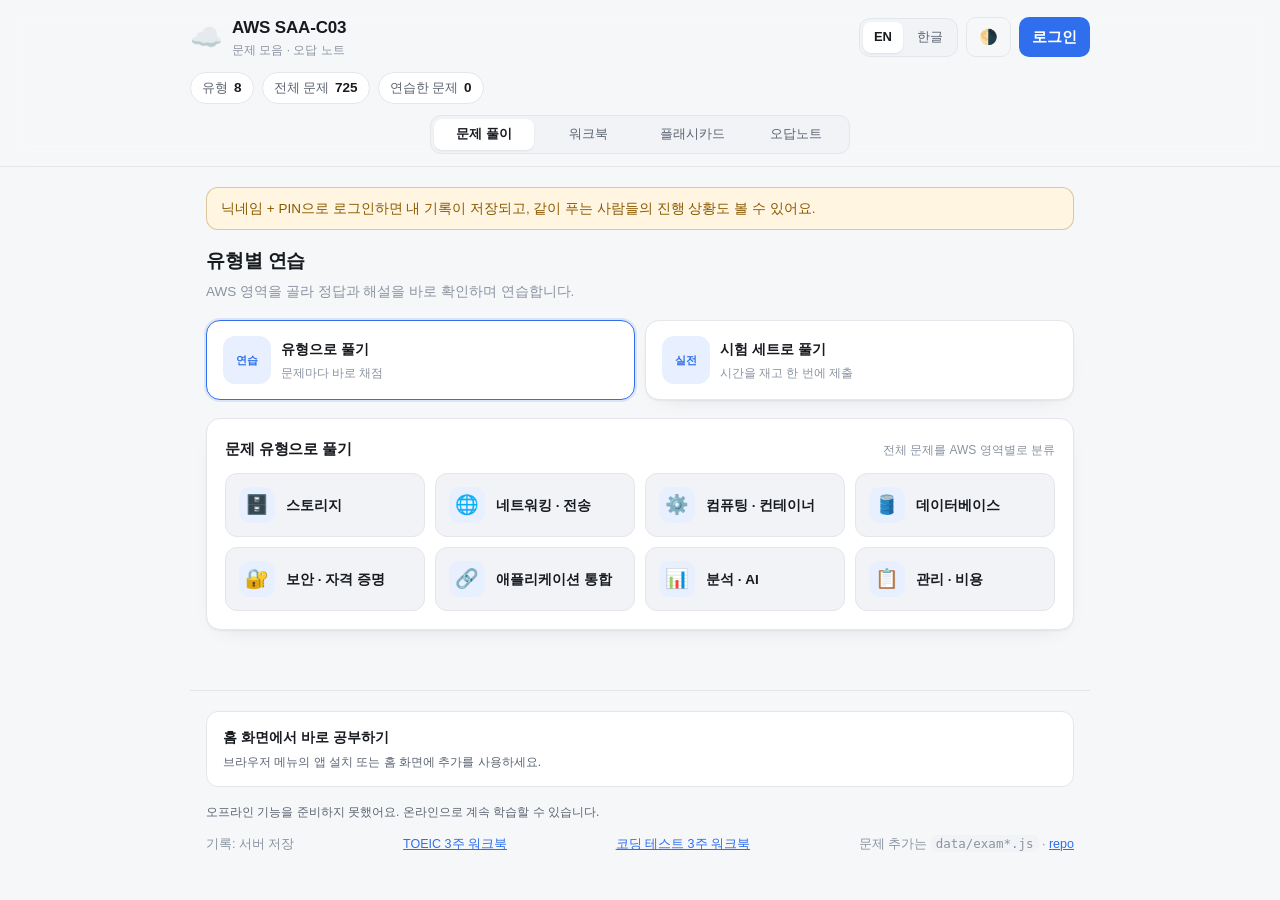
<file: index.html>
<!doctype html>
<html lang="ko">
<head>
<meta charset="utf-8">
<meta name="viewport" content="width=device-width, initial-scale=1">
<meta name="theme-color" content="#0f1216">
<meta name="apple-mobile-web-app-capable" content="yes">
<meta name="apple-mobile-web-app-title" content="SAA 공부">
<link rel="manifest" href="manifest.webmanifest">
<link rel="apple-touch-icon" href="assets/icons/icon-180.png">
<title>AWS SAA-C03 문제 모음</title>
<meta name="description" content="AWS Certified Solutions Architect – Associate (SAA-C03) 문제 모음 및 오답 노트">
<link rel="icon" href="data:image/svg+xml,<svg xmlns='http://www.w3.org/2000/svg' viewBox='0 0 100 100'><text y='.9em' font-size='90'>☁️</text></svg>">
<link rel="stylesheet" href="assets/style.css?v=20261030-3">
</head>
<body>
<header class="top">
  <div class="top-row">
    <a class="brand" href="#/practice" id="brand">
      <span class="cloud">☁️</span>
      <div>
        <h1>AWS SAA-C03</h1>
        <p class="sub">문제 모음 · 오답 노트</p>
      </div>
    </a>
    <div class="top-actions">
      <div class="seg" id="langSeg" role="group" aria-label="언어">
        <button data-lang="en" class="on">EN</button>
        <button data-lang="ko">한글</button>
      </div>
      <a id="adminBtn" class="btn admin" href="#/admin" hidden>관리자</a>
      <button id="themeBtn" class="ghost" title="테마 전환">🌗</button>
      <button id="authBtn" class="primary">로그인</button>
    </div>
  </div>

  <div class="stats" id="stats"></div>

  <nav class="app-tabs" aria-label="학습 방식">
    <a id="quizTab" href="#/practice">문제 풀이</a>
    <a id="workbookTab" href="#/workbook">워크북</a>
    <a id="cardsTab" href="cards.html">플래시카드</a>
    <a id="wrongTab" href="wrong.html">오답노트</a>
  </nav>

  <div class="controls" id="controls" hidden>
    <div class="seg wrap" id="filterSeg" role="group" aria-label="필터">
      <button data-filter="all" class="on">전체</button>
      <button data-filter="unanswered">안 푼 문제</button>
      <button data-filter="wrong">틀린 문제</button>
      <button data-filter="bookmark">북마크</button>
    </div>
    <select id="tagSel" aria-label="태그"><option value="">모든 태그</option></select>
    <input id="search" type="search" placeholder="문제 검색 (예: S3, #12)" aria-label="검색">
  </div>
</header>

<main>
  <div id="notice" class="notice" hidden></div>

  <!-- 세트 선택 화면 -->
  <section id="home" hidden>
    <div class="home-head">
      <h2 id="practiceHomeTitle">유형별 연습</h2>
      <p id="practiceHomeCopy">AWS 영역을 골라 정답과 해설을 바로 확인하며 연습합니다.</p>
    </div>
    <nav class="practice-mode-tabs" aria-label="문제 풀이 모드">
      <a id="practiceModeTab" href="#/practice"><span>연습</span><b>유형으로 풀기</b><small>문제마다 바로 채점</small></a>
      <a id="examModeTab" href="#/exams"><span>실전</span><b>시험 세트로 풀기</b><small>시간을 재고 한 번에 제출</small></a>
    </nav>
    <div class="panel category-panel" id="practicePanel">
      <div class="panel-head">
        <h3>문제 유형으로 풀기</h3>
        <span class="muted">전체 문제를 AWS 영역별로 분류</span>
      </div>
      <div class="category-grid" id="categories"></div>
    </div>
    <div id="examPanel" hidden>
      <div class="exam-mode-note">
        <b>실전 시험 방식</b>
        <span>공식 SAA-C03 형식에 맞춰 65문항을 130분 동안 풉니다. 공개된 채점 영역 비율을 65문항에 환산했으며, 중간에 나가면 기록하지 않고 시간이 지나도 계속 풀 수 있습니다.</span>
      </div>
      <div class="section-head">
        <h3>시험 세트 선택</h3>
        <span class="muted" id="examRange">시험 세트</span>
      </div>
      <div class="exams" id="exams"></div>
    </div>
  </section>

  <!-- 세트 상세 (시작 전 화면) -->
  <section id="detail" hidden>
    <div class="crumb">
      <a href="#/exams" class="backlink">← 시험 세트</a>
      <h2 id="dTitle"></h2>
      <span class="badge" id="dNote"></span>
    </div>

    <div class="panel">
      <div class="progress-big">
        <div class="pb-num"><b id="dSolved">0</b><span id="dTotal">/ 0</span></div>
        <div class="pb-body">
          <div class="bar big"><span id="dBar" style="width:0%"></span></div>
          <p class="ec-meta" id="dMeta"></p>
        </div>
      </div>
      <div class="start-actions" id="dActions"></div>
    </div>

    <div class="panel" id="dBoardWrap" hidden>
      <div class="panel-head">
        <h3>같이 푸는 사람들</h3>
        <span class="muted" id="dBoardNote"></span>
      </div>
      <table class="board"><tbody id="dBoardBody"></tbody></table>
    </div>

  </section>

  <!-- 실전 시험 결과 리포트 -->
  <section id="report" hidden>
    <div class="crumb">
      <a href="#/exams" class="backlink" id="rBack">← 시험 세트</a>
      <h2 id="rTitle"></h2>
      <span class="badge">결과 리포트</span>
    </div>
    <div class="panel report-hero" id="rHero"></div>
    <div class="panel report-export" id="rExport"></div>
    <div class="report-grid">
      <div class="panel">
        <div class="panel-head"><h3>영역별 결과</h3><span class="muted">SAA-C03 공식 도메인 기준</span></div>
        <div id="rDomains"></div>
      </div>
      <div class="panel">
        <div class="panel-head"><h3>자주 틀린 주제</h3><span class="muted">누르면 아래 목록이 그 주제로 좁혀져요</span></div>
        <div id="rTags"></div>
      </div>
    </div>
    <div class="panel">
      <div class="panel-head"><h3>문항 지도</h3><span class="muted">번호를 누르면 해당 문제로 이동</span></div>
      <div class="report-map" id="rMap"></div>
    </div>
    <div class="report-listhead">
      <h3>문제 다시 보기</h3>
      <div class="seg" id="rFilter"></div>
      <span class="report-tagfilter" id="rTagFilter" hidden></span>
    </div>
    <div class="report-list" id="rList"></div>
  </section>

  <!-- 순서대로 공부하는 워크북 -->
  <section id="workbook" hidden>
    <div class="workbook-hero">
      <div>
        <span class="eyebrow">29-DAY STUDY ROUTINE</span>
        <h2>AWS SAA-C03 29일 공부계획</h2>
        <p>AWS 공식 문서를 바탕으로 서비스를 먼저 이해하고, 관련 기출로 설계 판단을 확인합니다.</p>
      </div>
      <div class="workbook-total" id="workbookTotal"></div>
    </div>
    <div class="section-head workbook-section-head">
      <div>
        <h3>주차별 학습 일정</h3>
        <span class="muted">S3부터 통합 아키텍처까지 서비스 순서대로 공부합니다.</span>
      </div>
      <button class="ghost" id="workbookReset" type="button">진도 초기화</button>
    </div>
    <div class="workbook-days" id="workbookDays"></div>
  </section>

  <section id="workbookDay" hidden>
    <div class="crumb workbook-day-crumb">
      <a href="#/workbook" class="backlink">← 워크북</a>
      <h2 id="workbookDayTitle"></h2>
      <span class="badge" id="workbookDayRange"></span>
    </div>
    <div class="workbook-day-summary" id="workbookDaySummary"></div>
    <div class="workbook-day-toolbar"><span class="muted">공식 문서 기반 이론을 먼저 읽고, 단락 사이의 관련 기출로 복습하세요.</span></div>
    <div class="workbook-lessons" id="workbookLessons"></div>
    <div class="workbook-day-nav" id="workbookDayNav"></div>
  </section>

  <!-- 관리자: 같이 오답 리뷰 -->
  <section id="review" hidden>
    <div class="crumb">
      <a href="#/admin" class="backlink">← 관리자</a>
      <h2 id="rvTitle">같이 오답 리뷰</h2>
    </div>
    <div class="rv-tools">
      <div class="seg" role="group" aria-label="범위">
        <button id="rvOnlyWrong" class="on">틀린 사람 있는 문제만</button>
        <button id="rvAll">전체 문제</button>
      </div>
<div class="seg rv-names" role="group" aria-label="누가 골랐는지 표시">
        <button data-names="show" class="on" title="선택지 옆에 고른 사람 이름 표시">이름 보기</button>
        <button data-names="after" title="정답을 공개한 뒤에만 이름 표시">공개 후 보기</button>
        <button data-names="hide" title="이름 없이 인원수만">블라인드</button>
      </div>
      <label id="rvPausedWrap" class="rv-check"><input type="checkbox" id="rvPaused" checked> 아직 푸는 중인 사람 답도 포함</label>
      <label class="rv-check"><input type="checkbox" id="rvAlways"> 정답 항상 보기</label>
      <button id="rvReload" title="최신 기록 다시 불러오기">↻ 새로고침</button>
      <span class="muted rv-keys">← → 이동 · Space 정답 공개</span>
    </div>
    <div class="rv-strip" id="rvStrip"></div>
    <div id="rvBody"></div>
  </section>

  <!-- 관리자 화면 -->
  <section id="admin" hidden>
    <div class="crumb">
      <h2>관리자</h2>
      <span class="badge" id="adminNote"></span>
    </div>

    <div class="panel">
      <div class="panel-head">
        <h3>같이 오답 리뷰</h3>
        <span class="muted">화면을 같이 보면서 한 문제씩 — 누가 어떤 선택지를 골랐는지 확인</span>
      </div>
      <div class="rv-names-row"><span class="muted">누가 골랐는지</span>
      <div class="seg rv-names" role="group" aria-label="누가 골랐는지 표시">
        <button data-names="show" class="on" title="선택지 옆에 고른 사람 이름 표시">이름 보기</button>
        <button data-names="after" title="정답을 공개한 뒤에만 이름 표시">공개 후 보기</button>
        <button data-names="hide" title="이름 없이 인원수만">블라인드</button>
      </div></div>
      <div id="admReviewSets"></div>
    </div>

    <div class="panel">
      <div class="panel-head">
        <h3>사람별 현황</h3>
        <span class="muted">이름을 누르면 그 사람의 오답노트가 아래에 나옵니다</span>
      </div>
      <table class="board"><tbody id="admUsers"></tbody></table>
    </div>

    <div class="panel" id="admMidtermWrap" hidden>
      <div class="panel-head">
        <h3 id="admMidtermTitle">중간 평가 결과</h3>
        <span class="muted">점수 높은 순 · 이름을 누르면 오답노트</span>
      </div>
      <div class="adm-midterm-ctl" id="admMidtermCtl"></div>
      <table class="board"><tbody id="admMidterm"></tbody></table>
    </div>

    <div class="panel" id="admPersonWrap" hidden>
      <div class="panel-head">
        <h3 id="admPersonTitle"></h3>
        <span class="muted">실전 시험 · 연습별 틀린 문제 / 고른 답 / 정답</span>
      </div>
      <div id="admPerson"></div>
    </div>

    <div class="panel">
      <div class="panel-head">
        <h3>문제별 현황</h3>
        <span class="muted">많이 틀린 문제부터 · 사람들이 고른 선택지 분포</span>
      </div>
      <div class="seg wrap" id="admScope" role="group" aria-label="범위">
        <button data-scope="wrong" class="on">틀린 문제 있는 것만</button>
        <button data-scope="all">푼 문제 전체</button>
      </div>
      <div id="admQuestions"></div>
    </div>
  </section>

  <!-- 문제 화면 (한 번에 한 문제) -->
  <section id="exam" hidden>
    <div class="crumb">
      <a href="#/" class="backlink" id="solveBack">← 세트 목록</a>
      <h2 id="examTitle"></h2>
      <span class="badge" id="examNote"></span>
      <button class="question-drawer-toggle" id="qnavToggle" type="button" aria-controls="questionDrawer" aria-expanded="false">
        <span aria-hidden="true">☷</span> 문제 목록 <b id="qnavPosition"></b>
      </button>
    </div>
    <div class="timed-exam-bar" id="timedExamBar" hidden>
      <div class="timed-exam-clock">
        <span>실전 타이머</span>
        <b id="examTimer">00:00</b>
        <small id="examTimerNote">남은 시간</small>
      </div>
      <div class="timed-exam-progress">
        <span id="examAnswered">0 / 0 답변</span>
        <button class="ghost" id="pauseExam" type="button">⏸ 일시정지</button>
        <button class="primary" id="finishExam" type="button">시험 제출</button>
        <small id="examFinishHint">모든 문제에 답하면 제출할 수 있습니다.</small>
      </div>
    </div>
    <div class="exam-conflict" id="examConflict" role="alert" hidden>
      <b>⚠ 이 시험이 다른 곳에서 진행 중이에요</b>
      <p id="examConflictText"></p>
      <div class="exam-conflict-actions">
        <button class="primary" id="conflictReload" type="button">최신 상태 불러오기</button>
        <button class="ghost" id="conflictTakeover" type="button">여기서 계속 풀기</button>
      </div>
    </div>
    <div class="question-drawer-backdrop" id="qnavBackdrop" hidden></div>
    <aside class="question-drawer" id="questionDrawer" aria-hidden="true" aria-label="문제 목록">
      <div class="question-drawer-head">
        <div>
          <h3>문제 목록</h3>
          <p id="qnavSummary"></p>
        </div>
        <button class="iconbtn question-drawer-close" id="qnavClose" type="button" aria-label="문제 목록 닫기">✕</button>
      </div>
      <div class="qnav-legend" id="qnavLegend" aria-label="문제 상태 범례">
        <span><i class="idle"></i>미풀이</span><span><i class="ok"></i>정답</span><span><i class="bad"></i>오답</span><span>★ 북마크</span>
      </div>
      <div class="qnav-scroll"><div class="qnav" id="qnav"></div></div>
    </aside>
    <div id="list" class="list"></div>
    <div class="pager" id="pager"></div>
    <div id="empty" class="empty" hidden>조건에 맞는 문제가 없어요.</div>
    <p class="keyhint" id="keyhint">키보드: <kbd>A</kbd>~<kbd>D</kbd> 또는 <kbd>1</kbd>~<kbd>4</kbd> 선택 · <kbd>Enter</kbd> 확인/다음 · <kbd>←</kbd><kbd>→</kbd> 이동</p>
  </section>
</main>

<footer class="foot">
  <div class="pwa-panel" id="pwaPanel">
    <div><b>홈 화면에서 바로 공부하기</b><p id="pwaMessage"></p></div>
    <button type="button" id="pwaInstall" class="primary" hidden>앱 설치</button>
  </div>
  <p class="pwa-status" id="pwaStatus" role="status"></p>
  <span id="modeTag"></span>
  <span><a href="toeic.html">TOEIC 3주 워크북</a></span>
  <span><a href="coding.html">코딩 테스트 3주 워크북</a></span>
  <span>문제 추가는 <code>data/exam*.js</code> · <a href="https://github.com/mlnls/aws-saa-c03" target="_blank" rel="noopener">repo</a></span>
</footer>

<dialog id="authDlg">
  <form id="authForm" method="dialog">
    <h2>닉네임으로 시작하기</h2>
    <p class="hint">기록(정답·오답·북마크)을 닉네임에 저장합니다. 이메일은 필요 없어요.</p>
    <label>닉네임
      <input id="nick" name="nick" required minlength="2" maxlength="20" autocomplete="username" placeholder="mini">
    </label>
    <label>PIN (숫자 6자리 이상)
      <input id="pin" name="pin" required minlength="6" maxlength="32" inputmode="numeric" autocomplete="current-password" type="password" placeholder="······">
    </label>
    <p class="err" id="authErr" hidden></p>
    <div class="dlg-actions">
      <button type="button" id="doSignUp" class="ghost">처음이에요 (가입)</button>
      <button type="button" id="doSignIn" class="primary">로그인</button>
    </div>
    <button type="button" class="close" id="authClose" aria-label="닫기">✕</button>
  </form>
</dialog>

<script src="assets/config.js"></script>
<!-- 문제 세트: 새 세트를 추가하면 파일을 만들고 여기에 한 줄 추가 -->
<script src="data/exam1.js"></script>
<script src="data/exam2.js"></script>
<script src="data/exam3.js"></script>
<script src="data/exam4.js"></script>
<script src="data/exam5.js"></script>
<script src="data/exam6.js"></script>
<script src="data/exam7.js"></script>
<script src="data/exam8.js?v=20260909-2"></script>
<script src="data/exam9.js?v=20260909-2"></script>
<script src="data/exam10.js?v=20260909-2"></script>
<script src="data/exam11.js?v=20260909-2"></script>
<script src="data/exam12.js?v=20260910-8"></script>
<script src="data/exam13.js?v=20260910-1"></script>
<script src="data/exam14.js?v=20260910-1"></script>
<script src="data/exam15.js?v=20260910-1"></script>
<script src="data/mock-exams.js?v=20260910-1"></script>
<script src="data/study.js?v=20260911-2"></script>
<script src="data/study-visuals.js?v=20260911-1"></script>
<script src="data/study-intros.js?v=20260911-1"></script>
<script src="data/study-hooks.js?v=20261001-1"></script>
<script src="assets/store.js?v=20261030-3"></script>
<script src="assets/app.js?v=20261030-3"></script>
<script src="assets/pwa.js?v=20260911-1"></script>
</body>
</html>
</file>
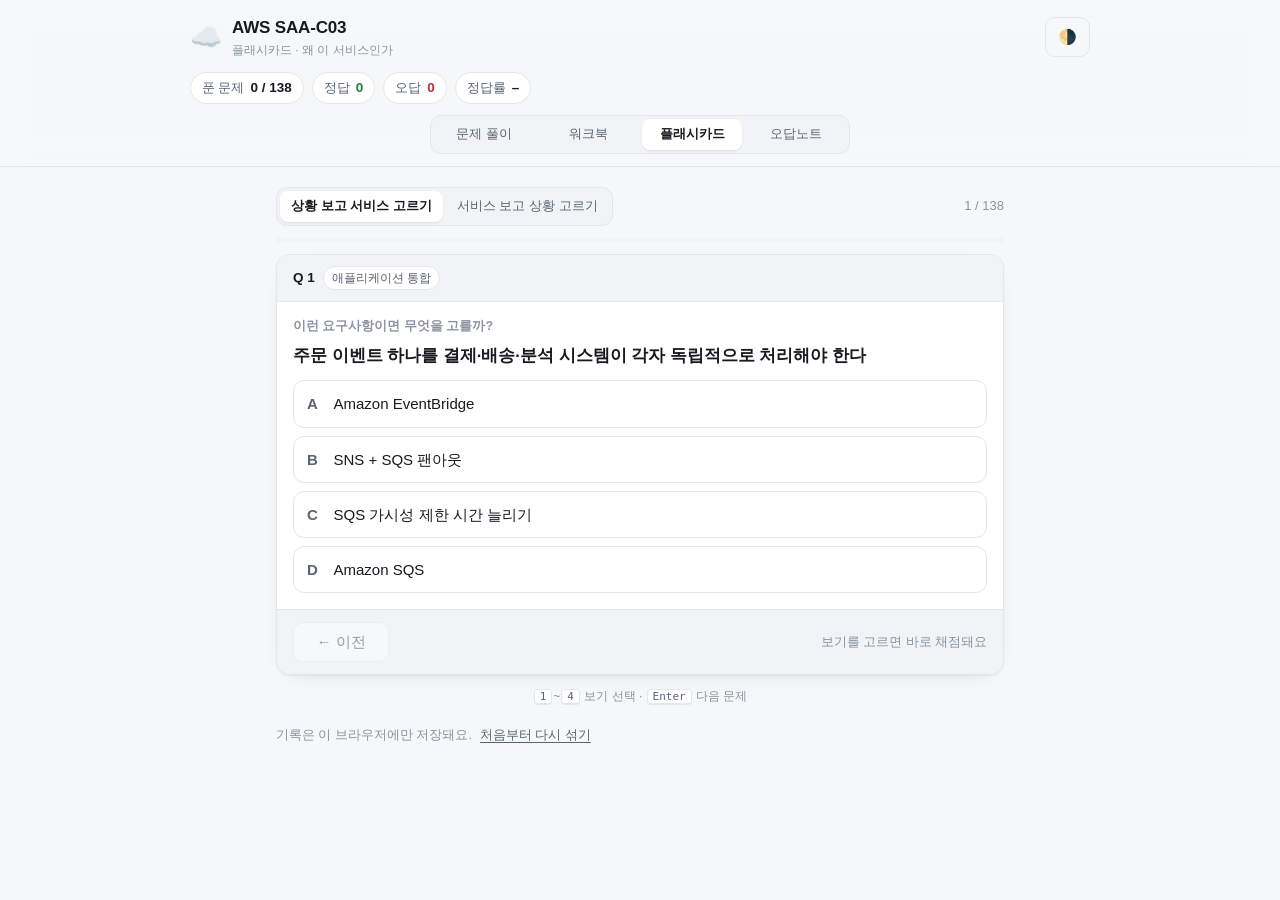
<file: cards.html>
<!doctype html>
<html lang="ko">
<head>
<meta charset="utf-8">
<meta name="viewport" content="width=device-width, initial-scale=1, viewport-fit=cover">
<meta name="theme-color" content="#0f1216">
<meta name="apple-mobile-web-app-capable" content="yes">
<meta name="apple-mobile-web-app-title" content="SAA 공부">
<link rel="manifest" href="manifest.webmanifest">
<link rel="apple-touch-icon" href="assets/icons/icon-180.png">
<title>SAA-C03 플래시카드</title>
<meta name="description" content="요구사항을 보고 왜 이 AWS 서비스를 고르는지 보기 중에서 골라 보는 SAA-C03 플래시카드">
<link rel="icon" href="data:image/svg+xml,<svg xmlns='http://www.w3.org/2000/svg' viewBox='0 0 100 100'><text y='.9em' font-size='90'>☁️</text></svg>">
<script>try{var t=localStorage.getItem("saa.theme");if(t)document.documentElement.dataset.theme=t}catch(e){}</script>
<link rel="stylesheet" href="assets/style.css?v=20261016-1">
<link rel="stylesheet" href="assets/cards.css?v=20261020-2">
</head>
<body>
<header class="top">
  <div class="top-row">
    <a class="brand" href="index.html#/practice">
      <span class="cloud">☁️</span>
      <div>
        <h1>AWS SAA-C03</h1>
        <p class="sub">플래시카드 · 왜 이 서비스인가</p>
      </div>
    </a>
    <div class="top-actions">
      <button id="themeBtn" class="ghost" title="테마 전환">🌗</button>
    </div>
  </div>
  <div class="stats" id="stats"></div>
  <nav class="app-tabs" aria-label="학습 방식">
    <a href="index.html#/practice">문제 풀이</a>
    <a href="index.html#/workbook">워크북</a>
    <a class="on" href="cards.html" aria-current="page">플래시카드</a>
    <a href="wrong.html">오답노트</a>
  </nav>
</header>

<main class="fc-main">
  <div class="fc-bar">
    <div class="seg" id="modeSeg" role="group" aria-label="문제 방향">
      <button data-mode="situation" class="on">상황 보고 서비스 고르기</button>
      <button data-mode="why">서비스 보고 상황 고르기</button>
    </div>
    <span class="fc-pos" id="pos"></span>
  </div>
  <div class="fc-track"><span id="barFill"></span></div>

  <article class="card fc-q" id="qcard"></article>
  <article class="card fc-done" id="done" hidden></article>

  <p class="fc-keys"><kbd>1</kbd>~<kbd>4</kbd> 보기 선택 · <kbd>Enter</kbd> 다음 문제</p>
  <p class="fc-foot"><span>기록은 이 브라우저에만 저장돼요.</span>
    <button class="fc-link" id="restartAsk">처음부터 다시 섞기</button>
    <span id="restartConfirm" hidden>지금까지 푼 순서가 초기화돼요. <button class="fc-link danger" id="restartYes">다시 섞기</button> · <button class="fc-link" id="restartNo">취소</button></span>
  </p>
</main>

<script src="data/study.js?v=20260911-2"></script>
<script src="data/flashcards.js?v=20261020-2"></script>
<script src="assets/cards.js?v=20261020-2"></script>
</body>
</html>
</file>
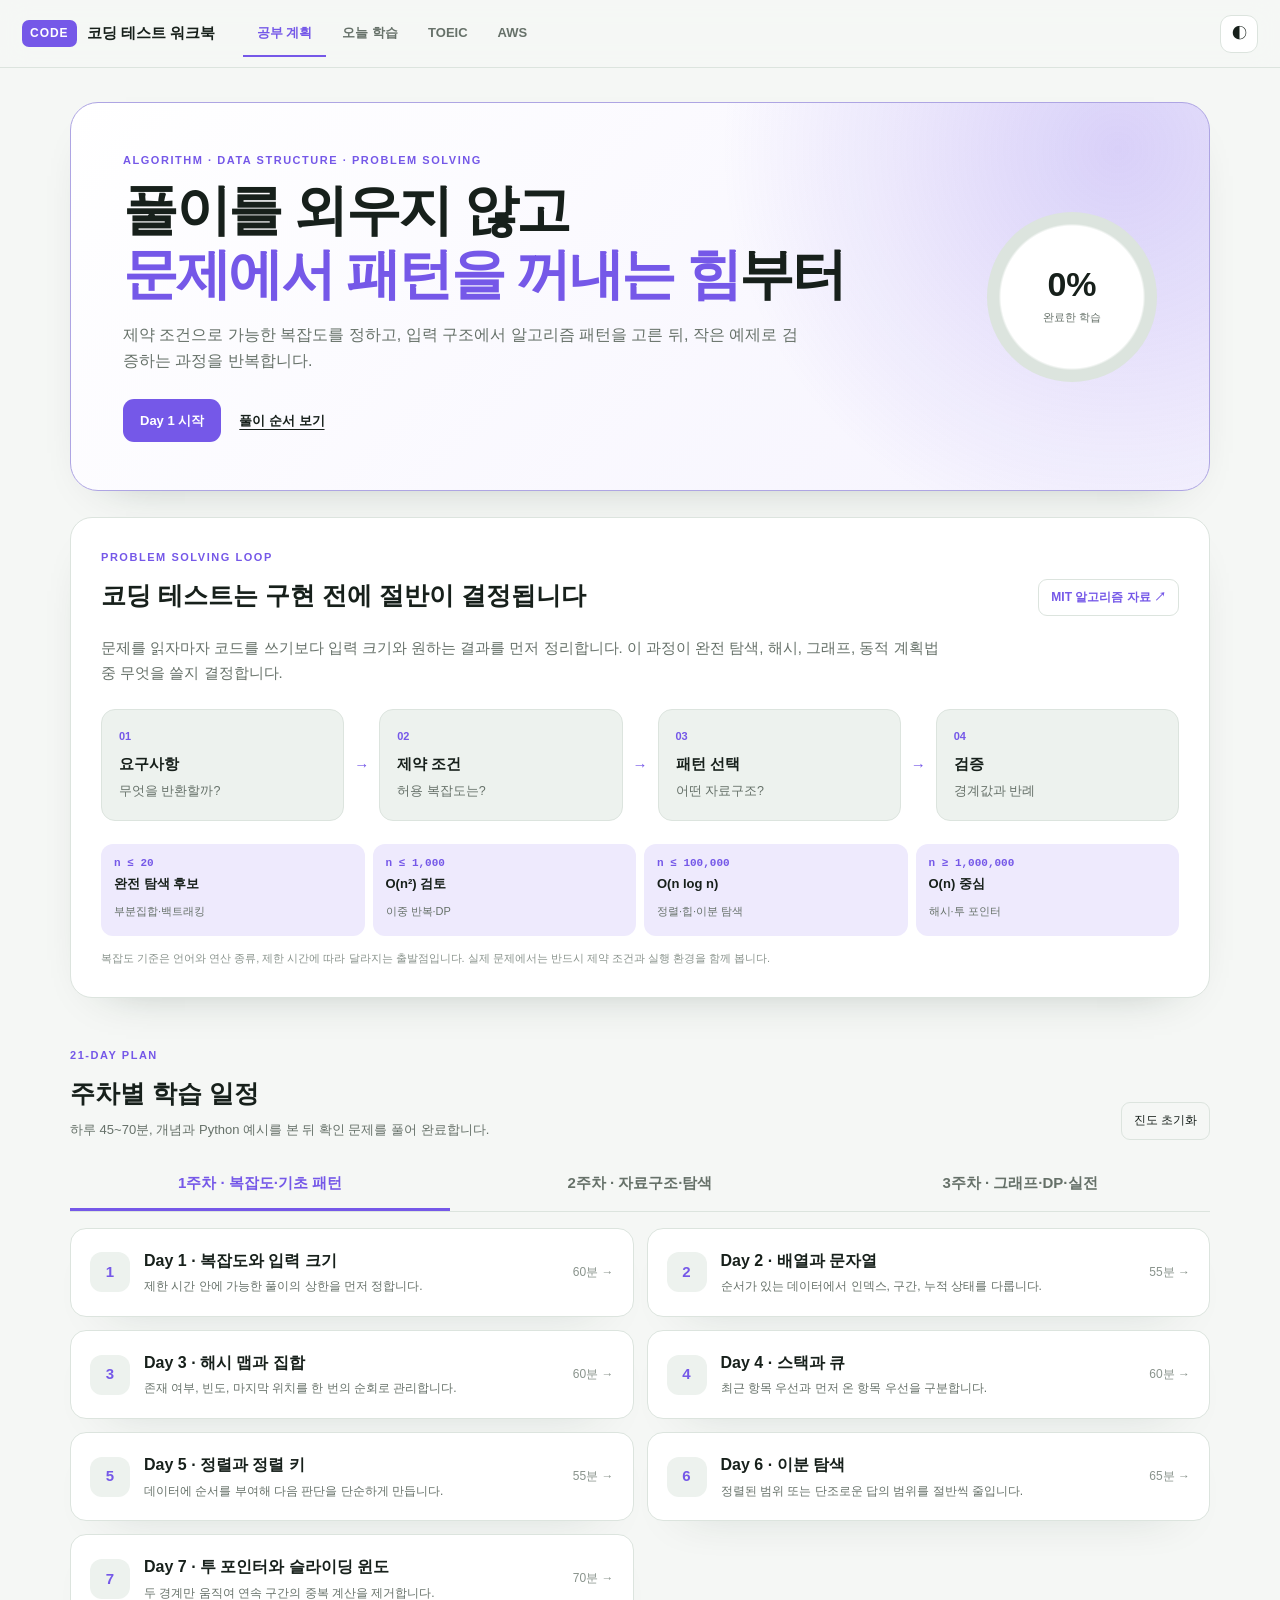
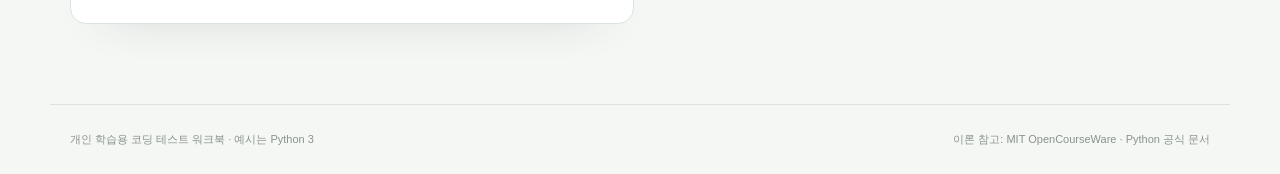
<file: coding.html>
<!doctype html>
<html lang="ko">
<head>
  <meta charset="utf-8">
  <meta name="viewport" content="width=device-width,initial-scale=1,viewport-fit=cover">
  <meta name="theme-color" content="#11131a">
  <title>코딩 테스트 3주 학습 워크북</title>
  <meta name="description" content="자료구조와 알고리즘 패턴을 순서대로 공부하는 3주 코딩 테스트 워크북">
  <link rel="icon" href="data:image/svg+xml,<svg xmlns='http://www.w3.org/2000/svg' viewBox='0 0 100 100'><text y='.9em' font-size='90'>💻</text></svg>">
  <link rel="stylesheet" href="assets/toeic.css?v=20260915-1">
  <link rel="stylesheet" href="assets/coding.css?v=20260915-2">
</head>
<body class="coding-page">
  <header class="toeic-top">
    <a class="toeic-brand" href="#/plan"><span>CODE</span><b>코딩 테스트 워크북</b></a>
    <nav aria-label="주요 메뉴">
      <a href="#/plan" data-route="plan">공부 계획</a>
      <a href="#/today" data-route="today">오늘 학습</a>
      <a href="toeic.html">TOEIC</a>
      <a href="index.html">AWS</a>
    </nav>
    <button id="themeToggle" type="button" aria-label="화면 테마 전환">◐</button>
  </header>

  <main>
    <section id="planView">
      <div class="hero code-hero">
        <div>
          <span class="eyebrow">ALGORITHM · DATA STRUCTURE · PROBLEM SOLVING</span>
          <h1>풀이를 외우지 않고<br><em>문제에서 패턴을 꺼내는 힘</em>부터</h1>
          <p>제약 조건으로 가능한 복잡도를 정하고, 입력 구조에서 알고리즘 패턴을 고른 뒤, 작은 예제로 검증하는 과정을 반복합니다.</p>
          <div class="hero-actions"><a class="primary-link" id="continueButton" href="#/day/1">Day 1 시작</a><a href="#method">풀이 순서 보기</a></div>
        </div>
        <div class="score-ring" id="scoreRing" aria-label="학습 진도"><strong>0%</strong><span>완료한 학습</span></div>
      </div>

      <section class="format method" id="method">
        <div class="section-title"><div><span class="eyebrow">PROBLEM SOLVING LOOP</span><h2>코딩 테스트는 구현 전에 절반이 결정됩니다</h2></div><a href="https://ocw.mit.edu/courses/6-006-introduction-to-algorithms-fall-2011/" target="_blank" rel="noopener">MIT 알고리즘 자료 ↗</a></div>
        <p class="format-lead">문제를 읽자마자 코드를 쓰기보다 입력 크기와 원하는 결과를 먼저 정리합니다. 이 과정이 완전 탐색, 해시, 그래프, 동적 계획법 중 무엇을 쓸지 결정합니다.</p>
        <div class="solve-pipeline" aria-label="문제 해결 순서">
          <div><i>01</i><b>요구사항</b><small>무엇을 반환할까?</small></div><span>→</span>
          <div><i>02</i><b>제약 조건</b><small>허용 복잡도는?</small></div><span>→</span>
          <div><i>03</i><b>패턴 선택</b><small>어떤 자료구조?</small></div><span>→</span>
          <div><i>04</i><b>검증</b><small>경계값과 반례</small></div>
        </div>
        <div class="complexity-grid">
          <article><span>n ≤ 20</span><b>완전 탐색 후보</b><small>부분집합·백트래킹</small></article>
          <article><span>n ≤ 1,000</span><b>O(n²) 검토</b><small>이중 반복·DP</small></article>
          <article><span>n ≤ 100,000</span><b>O(n log n)</b><small>정렬·힙·이분 탐색</small></article>
          <article><span>n ≥ 1,000,000</span><b>O(n) 중심</b><small>해시·투 포인터</small></article>
        </div>
        <p class="method-note">복잡도 기준은 언어와 연산 종류, 제한 시간에 따라 달라지는 출발점입니다. 실제 문제에서는 반드시 제약 조건과 실행 환경을 함께 봅니다.</p>
      </section>

      <div class="schedule-head"><div><span class="eyebrow">21-DAY PLAN</span><h2>주차별 학습 일정</h2><p>하루 45~70분, 개념과 Python 예시를 본 뒤 확인 문제를 풀어 완료합니다.</p></div><button id="resetProgress" type="button">진도 초기화</button></div>
      <div id="weekTabs" class="week-tabs" role="tablist" aria-label="주차 선택"></div>
      <div id="dayGrid" class="day-grid"></div>
    </section>

    <section id="dayView" hidden>
      <div class="day-topline"><a href="#/plan">← 3주 계획</a><span id="dayPosition"></span></div>
      <div id="dayContent"></div>
    </section>
  </main>
  <footer><span>개인 학습용 코딩 테스트 워크북 · 예시는 Python 3</span><span>이론 참고: MIT OpenCourseWare · Python 공식 문서</span></footer>
  <script src="assets/coding.js?v=20260915-2"></script>
</body>
</html>
</file>
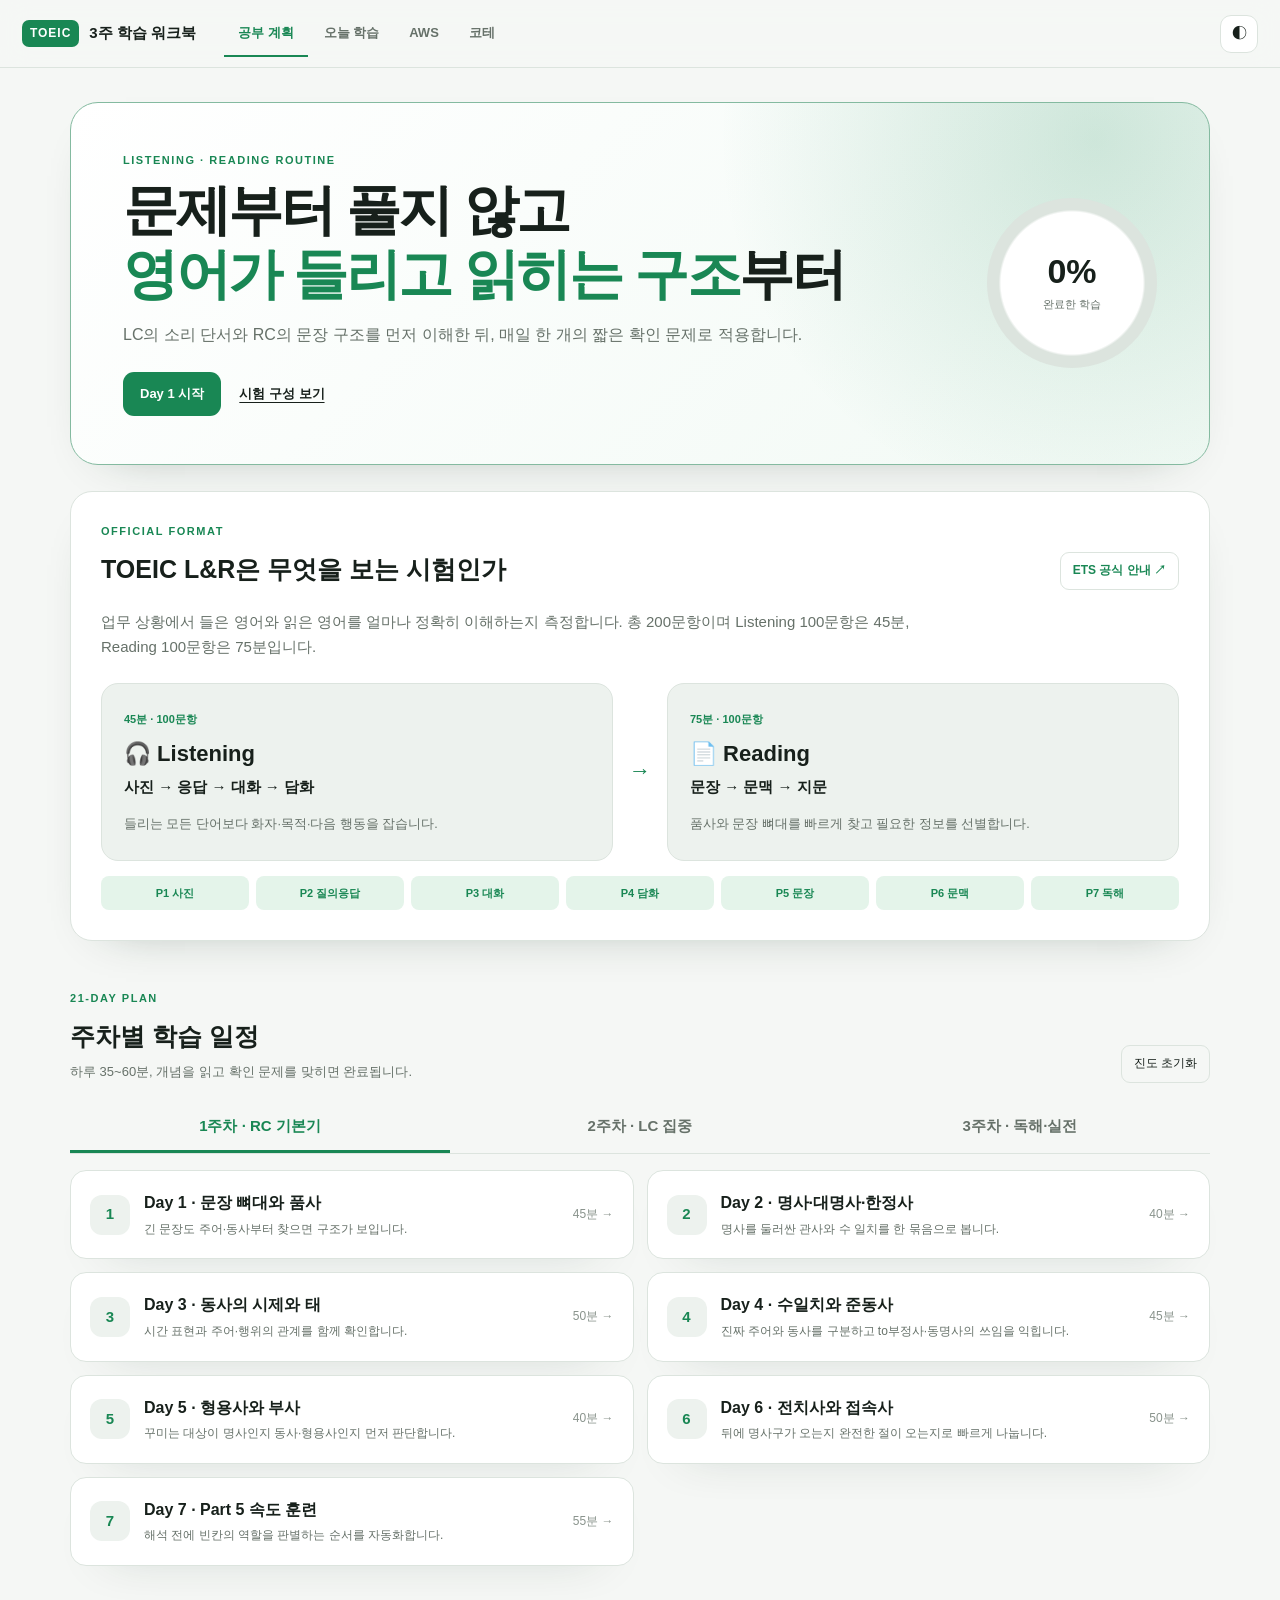
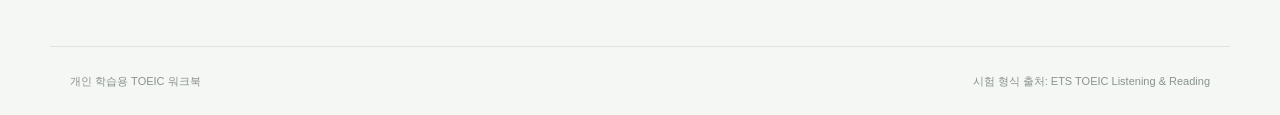
<file: toeic.html>
<!doctype html>
<html lang="ko">
<head>
  <meta charset="utf-8">
  <meta name="viewport" content="width=device-width,initial-scale=1,viewport-fit=cover">
  <meta name="theme-color" content="#101714">
  <title>TOEIC 3주 학습 워크북</title>
  <meta name="description" content="LC와 RC 개념부터 파트별 풀이법까지 순서대로 공부하는 3주 TOEIC 워크북">
  <link rel="icon" href="data:image/svg+xml,<svg xmlns='http://www.w3.org/2000/svg' viewBox='0 0 100 100'><text y='.9em' font-size='90'>📗</text></svg>">
  <link rel="stylesheet" href="assets/toeic.css?v=20260915-1">
</head>
<body>
  <header class="toeic-top">
    <a class="toeic-brand" href="#/plan"><span>TOEIC</span><b>3주 학습 워크북</b></a>
    <nav aria-label="주요 메뉴">
      <a href="#/plan" data-route="plan">공부 계획</a>
      <a href="#/today" data-route="today">오늘 학습</a>
      <a href="index.html">AWS</a>
      <a href="coding.html">코테</a>
    </nav>
    <button id="themeToggle" type="button" aria-label="화면 테마 전환">◐</button>
  </header>

  <main>
    <section id="planView">
      <div class="hero">
        <div>
          <span class="eyebrow">LISTENING · READING ROUTINE</span>
          <h1>문제부터 풀지 않고<br><em>영어가 들리고 읽히는 구조</em>부터</h1>
          <p>LC의 소리 단서와 RC의 문장 구조를 먼저 이해한 뒤, 매일 한 개의 짧은 확인 문제로 적용합니다.</p>
          <div class="hero-actions"><a class="primary-link" id="continueButton" href="#/day/1">Day 1 시작</a><a href="#format">시험 구성 보기</a></div>
        </div>
        <div class="score-ring" id="scoreRing" aria-label="학습 진도"><strong>0%</strong><span>완료한 학습</span></div>
      </div>

      <section class="format" id="format">
        <div class="section-title"><div><span class="eyebrow">OFFICIAL FORMAT</span><h2>TOEIC L&amp;R은 무엇을 보는 시험인가</h2></div><a href="https://www.ets.org/toeic/about/listening-reading.html" target="_blank" rel="noopener">ETS 공식 안내 ↗</a></div>
        <p class="format-lead">업무 상황에서 들은 영어와 읽은 영어를 얼마나 정확히 이해하는지 측정합니다. 총 200문항이며 Listening 100문항은 45분, Reading 100문항은 75분입니다.</p>
        <div class="format-flow" aria-label="TOEIC 시험 구성">
          <article class="listen"><span>45분 · 100문항</span><h3>🎧 Listening</h3><p>사진 → 응답 → 대화 → 담화</p><small>들리는 모든 단어보다 화자·목적·다음 행동을 잡습니다.</small></article>
          <div class="flow-arrow">→</div>
          <article class="read"><span>75분 · 100문항</span><h3>📄 Reading</h3><p>문장 → 문맥 → 지문</p><small>품사와 문장 뼈대를 빠르게 찾고 필요한 정보를 선별합니다.</small></article>
        </div>
        <div class="part-strip">
          <span>P1 사진</span><span>P2 질의응답</span><span>P3 대화</span><span>P4 담화</span><span>P5 문장</span><span>P6 문맥</span><span>P7 독해</span>
        </div>
      </section>

      <div class="schedule-head"><div><span class="eyebrow">21-DAY PLAN</span><h2>주차별 학습 일정</h2><p>하루 35~60분, 개념을 읽고 확인 문제를 맞히면 완료됩니다.</p></div><button id="resetProgress" type="button">진도 초기화</button></div>
      <div id="weekTabs" class="week-tabs" role="tablist" aria-label="주차 선택"></div>
      <div id="dayGrid" class="day-grid"></div>
    </section>

    <section id="dayView" hidden>
      <div class="day-topline"><a href="#/plan">← 3주 계획</a><span id="dayPosition"></span></div>
      <div id="dayContent"></div>
    </section>
  </main>

  <footer><span>개인 학습용 TOEIC 워크북</span><span>시험 형식 출처: ETS TOEIC Listening &amp; Reading</span></footer>
  <script src="assets/toeic.js?v=20260915-1"></script>
</body>
</html>
</file>
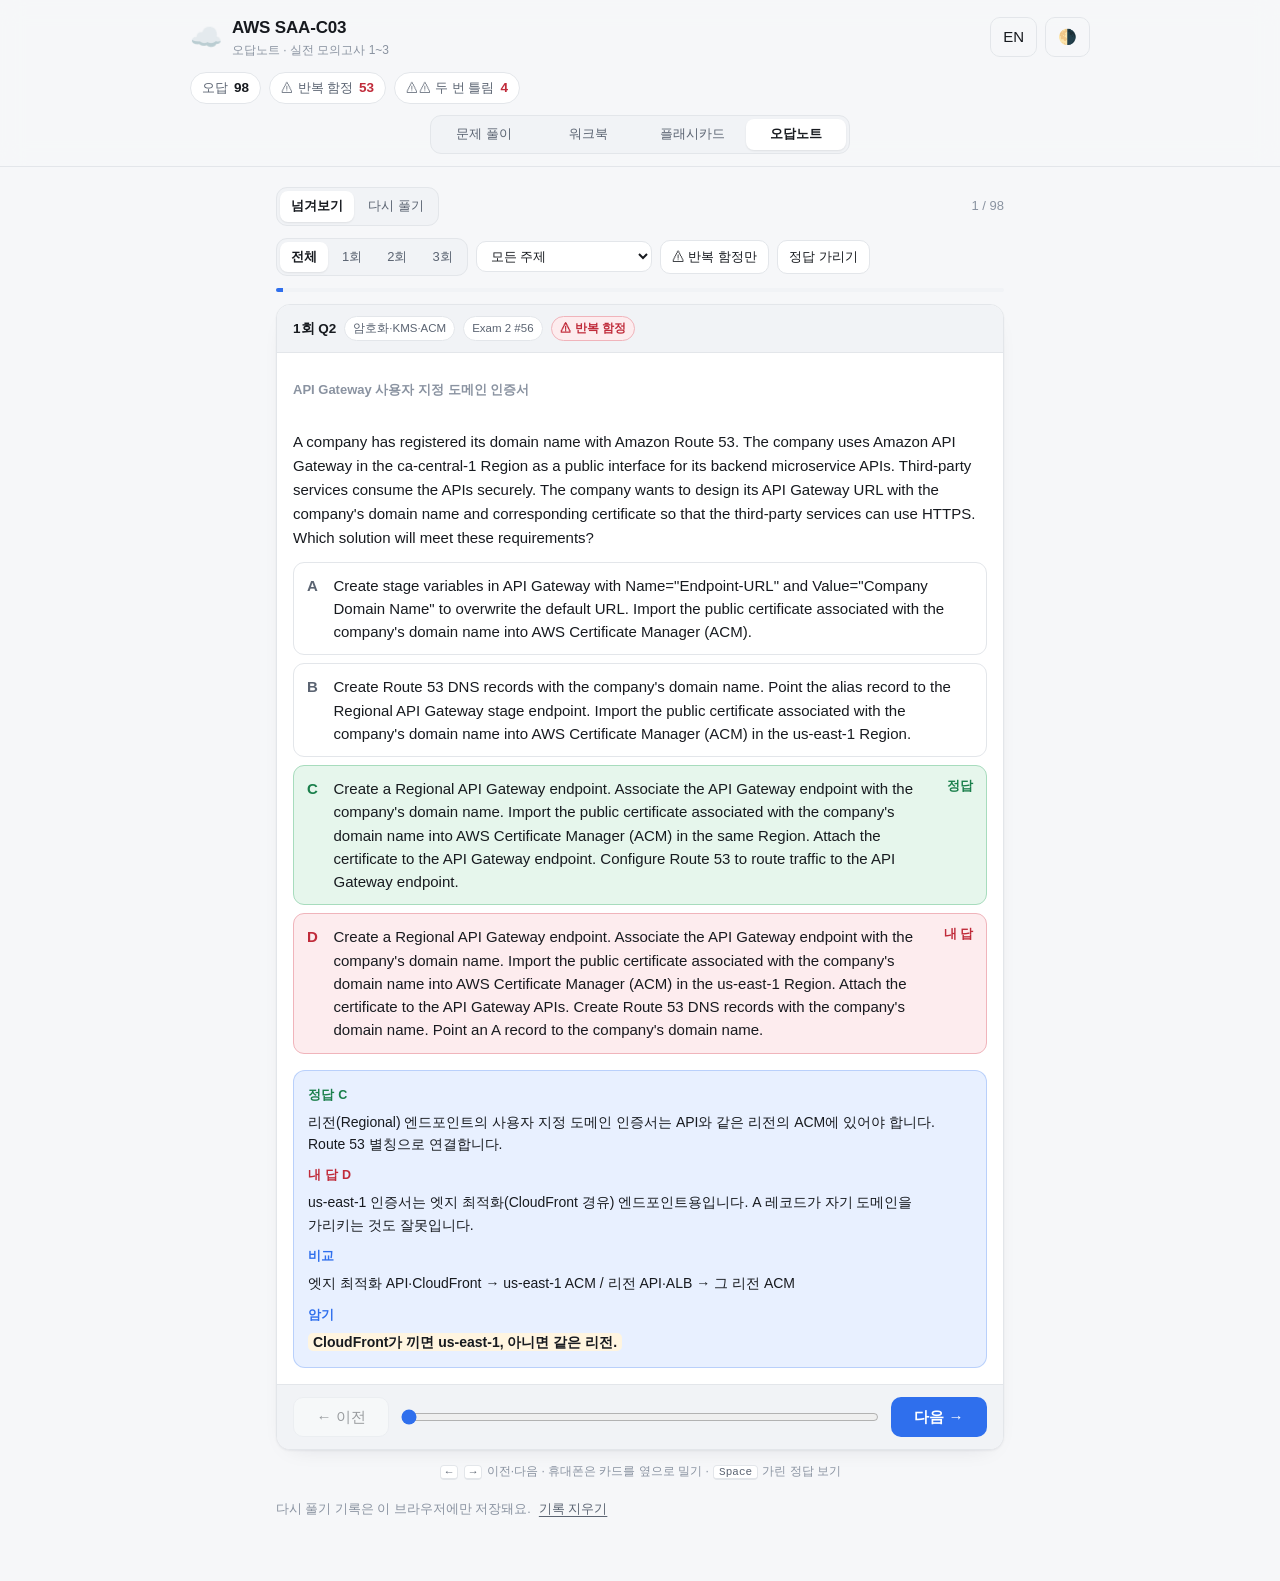
<file: wrong.html>
<!doctype html>
<html lang="ko">
<head>
<meta charset="utf-8">
<meta name="viewport" content="width=device-width, initial-scale=1, viewport-fit=cover">
<meta name="theme-color" content="#0f1216">
<meta name="apple-mobile-web-app-capable" content="yes">
<meta name="apple-mobile-web-app-title" content="SAA 공부">
<link rel="manifest" href="manifest.webmanifest">
<link rel="apple-touch-icon" href="assets/icons/icon-180.png">
<title>SAA-C03 오답노트</title>
<meta name="description" content="실전 모의고사 1~3에서 틀린 문제를 한 장씩 넘겨 보고, 틀린 문제만 다시 풀어 보는 오답노트">
<link rel="icon" href="data:image/svg+xml,<svg xmlns='http://www.w3.org/2000/svg' viewBox='0 0 100 100'><text y='.9em' font-size='90'>☁️</text></svg>">
<script>try{var t=localStorage.getItem("saa.theme");if(t)document.documentElement.dataset.theme=t}catch(e){}</script>
<link rel="stylesheet" href="assets/style.css?v=20261016-1">
<link rel="stylesheet" href="assets/wrong.css?v=20261023-1">
</head>
<body>
<header class="top">
  <div class="top-row">
    <a class="brand" href="index.html#/practice">
      <span class="cloud">☁️</span>
      <div>
        <h1>AWS SAA-C03</h1>
        <p class="sub">오답노트 · 실전 모의고사 1~3</p>
      </div>
    </a>
    <div class="top-actions">
      <button id="langBtn" class="ghost" title="문제 원문(EN) ↔ 한국어">EN</button>
      <button id="themeBtn" class="ghost" title="테마 전환">🌗</button>
    </div>
  </div>
  <div class="stats" id="stats"></div>
  <nav class="app-tabs" aria-label="학습 방식">
    <a href="index.html#/practice">문제 풀이</a>
    <a href="index.html#/workbook">워크북</a>
    <a href="cards.html">플래시카드</a>
    <a class="on" href="wrong.html" aria-current="page">오답노트</a>
  </nav>
</header>

<main class="wn-main">
  <div class="wn-bar">
    <div class="seg" id="modeSeg" role="group" aria-label="보기 방식">
      <button data-mode="review" class="on">넘겨보기</button>
      <button data-mode="retry">다시 풀기</button>
    </div>
    <span class="wn-pos" id="pos"></span>
  </div>

  <div class="wn-filters">
    <div class="seg" id="roundSeg" role="group" aria-label="회차">
      <button data-r="0" class="on">전체</button><button data-r="1">1회</button><button data-r="2">2회</button><button data-r="3">3회</button>
    </div>
    <select id="topicSel" aria-label="주제"></select>
    <button class="wn-toggle" id="repBtn" aria-pressed="false">⚠ 반복 함정만</button>
    <button class="wn-toggle" id="hideBtn" aria-pressed="false" data-for="review">정답 가리기</button>
    <div class="seg" id="scopeSeg" role="group" aria-label="다시 풀 범위" data-for="retry" hidden>
      <button data-s="todo" class="on">아직 못 맞힌 문제</button><button data-s="all">전체</button><button data-s="miss">또 틀린 문제</button>
    </div>
  </div>
  <div class="fc-track"><span id="barFill"></span></div>

  <article class="card wn-card" id="qcard"></article>
  <article class="card fc-done" id="done" hidden></article>

  <p class="fc-keys" id="keysReview"><kbd>←</kbd> <kbd>→</kbd> 이전·다음 · 휴대폰은 카드를 옆으로 밀기 · <kbd>Space</kbd> 가린 정답 보기</p>
  <p class="fc-keys" id="keysRetry" hidden><kbd>1</kbd>~<kbd>5</kbd> 보기 선택 · <kbd>Enter</kbd> 확인·다음 문제</p>
  <p class="fc-foot"><span>다시 풀기 기록은 이 브라우저에만 저장돼요.</span>
    <button class="fc-link" id="resetAsk">기록 지우기</button>
    <span id="resetConfirm" hidden>맞힌 기록이 모두 지워져요. <button class="fc-link danger" id="resetYes">지우기</button> · <button class="fc-link" id="resetNo">취소</button></span>
  </p>
</main>

<script src="data/exam1.js"></script>
<script src="data/exam2.js"></script>
<script src="data/exam3.js"></script>
<script src="data/exam4.js"></script>
<script src="data/exam5.js"></script>
<script src="data/exam6.js"></script>
<script src="data/exam7.js"></script>
<script src="data/exam8.js?v=20260909-2"></script>
<script src="data/exam9.js?v=20260909-2"></script>
<script src="data/exam10.js?v=20260909-2"></script>
<script src="data/exam11.js?v=20260909-2"></script>
<script src="data/exam12.js?v=20260910-8"></script>
<script src="data/exam13.js?v=20260910-1"></script>
<script src="data/exam14.js?v=20260910-1"></script>
<script src="data/exam15.js?v=20260910-1"></script>
<script src="data/wrong-notes.js?v=20261023-1"></script>
<script src="assets/wrong.js?v=20261023-1"></script>
</body>
</html>
</file>
<file: assets/style.css>
:root{
  --bg:#f6f7f9; --panel:#ffffff; --panel-2:#f1f3f6; --line:#e3e6ea;
  --ink:#171a1f; --ink-2:#5b6472; --ink-3:#8a93a1;
  --accent:#2f6fed; --accent-soft:#e8f0ff;
  --ok:#1a7f4b; --ok-soft:#e6f6ec; --ok-line:#a7dcbd;
  --bad:#c02b3a; --bad-soft:#fdecee; --bad-line:#f0b4bb;
  --warn:#8a5a00; --warn-soft:#fff5e0;
  --radius:14px; --shadow:0 1px 2px rgba(16,24,40,.05),0 8px 24px -16px rgba(16,24,40,.18);
  --sticky-header-height:142px;
}
:root:not([data-theme="light"]){ }
@media (prefers-color-scheme: dark){
  :root:not([data-theme="light"]){
    --bg:#0f1216; --panel:#171b21; --panel-2:#1e242c; --line:#2a323c;
    --ink:#e8ecf1; --ink-2:#a2adbb; --ink-3:#76808e;
    --accent:#5a91ff; --accent-soft:#17233b;
    --ok:#4ecb87; --ok-soft:#12291d; --ok-line:#2c5f42;
    --bad:#ff7d8a; --bad-soft:#2b1418; --bad-line:#6a2b33;
    --warn:#e3b458; --warn-soft:#2a2113;
    --shadow:0 1px 2px rgba(0,0,0,.3),0 10px 30px -18px rgba(0,0,0,.7);
  }
}
:root[data-theme="dark"]{
  --bg:#0f1216; --panel:#171b21; --panel-2:#1e242c; --line:#2a323c;
  --ink:#e8ecf1; --ink-2:#a2adbb; --ink-3:#76808e;
  --accent:#5a91ff; --accent-soft:#17233b;
  --ok:#4ecb87; --ok-soft:#12291d; --ok-line:#2c5f42;
  --bad:#ff7d8a; --bad-soft:#2b1418; --bad-line:#6a2b33;
  --warn:#e3b458; --warn-soft:#2a2113;
  --shadow:0 1px 2px rgba(0,0,0,.3),0 10px 30px -18px rgba(0,0,0,.7);
}

*{box-sizing:border-box}
.pwa-panel{display:flex;align-items:center;justify-content:space-between;gap:14px;width:100%;padding:14px 16px;border:1px solid var(--line);border-radius:12px;background:var(--panel);text-align:left}
.pwa-panel b{color:var(--ink);font-size:14px}
.pwa-panel p,.pwa-status{margin:4px 0 0;color:var(--ink-2);font-size:12px;line-height:1.6}
.pwa-panel button{flex:none}
.pwa-status{width:100%;text-align:left}
@media(max-width:650px){.pwa-panel{flex-wrap:wrap;padding:12px}.pwa-panel button{width:100%}}
[hidden]{display:none!important}
html{-webkit-text-size-adjust:100%}
body{
  margin:0; background:var(--bg); color:var(--ink);
  font:15px/1.6 -apple-system,BlinkMacSystemFont,"Pretendard","Apple SD Gothic Neo","Segoe UI",Roboto,"Helvetica Neue",Arial,sans-serif;
}
h1,h2,h3{margin:0;letter-spacing:-.01em}
a{color:var(--accent)}
code{font:12.5px/1.4 ui-monospace,SFMono-Regular,Menlo,monospace;background:var(--panel-2);padding:.1em .4em;border-radius:6px}

/* ---------- header ---------- */
.top{
  position:sticky; top:0; z-index:20; background:color-mix(in srgb,var(--bg) 88%,transparent);
  backdrop-filter:saturate(180%) blur(12px); border-bottom:1px solid var(--line);
  padding:14px max(16px,env(safe-area-inset-left)) 12px;
}
.top-row{display:flex;align-items:center;justify-content:space-between;gap:12px;flex-wrap:wrap;max-width:900px;margin:0 auto}
.brand{display:flex;align-items:center;gap:10px}
.cloud{font-size:26px;line-height:1}
.brand h1{font-size:17px;font-weight:650}
.sub{margin:0;font-size:12px;color:var(--ink-3)}
.top-actions{display:flex;align-items:center;gap:8px}

button{font:inherit;cursor:pointer;border-radius:10px;border:1px solid var(--line);background:var(--panel);color:var(--ink);padding:7px 12px;transition:.15s}
button:hover{border-color:var(--ink-3)}
button.primary{background:var(--accent);border-color:transparent;color:#fff;font-weight:600}
button.primary:hover{filter:brightness(1.06)}
button.ghost{background:transparent}
.seg{display:inline-flex;background:var(--panel-2);border:1px solid var(--line);border-radius:11px;padding:3px;gap:3px}
.seg.wrap{flex-wrap:wrap}
.seg button{border:none;background:transparent;padding:5px 11px;border-radius:8px;font-size:13px;color:var(--ink-2)}
.seg button.on{background:var(--panel);color:var(--ink);font-weight:600;box-shadow:0 1px 2px rgba(0,0,0,.08)}

.stats{display:flex;gap:8px;flex-wrap:wrap;max-width:900px;margin:12px auto 0}
.chip{display:inline-flex;align-items:baseline;gap:6px;background:var(--panel);border:1px solid var(--line);border-radius:999px;padding:4px 11px;font-size:12.5px;color:var(--ink-2)}
.chip b{font-size:13.5px;color:var(--ink);font-variant-numeric:tabular-nums}
.chip.good b{color:var(--ok)} .chip.bad b{color:var(--bad)}

.controls{display:flex;gap:8px;flex-wrap:wrap;align-items:center;max-width:900px;margin:12px auto 0}
.app-tabs{display:flex;gap:4px;max-width:900px;margin:11px auto 0;padding:3px;background:var(--panel-2);border:1px solid var(--line);border-radius:11px;width:max-content}
.app-tabs a{min-width:100px;padding:5px 14px;border-radius:8px;text-align:center;text-decoration:none;color:var(--ink-2);font-size:13px}
.app-tabs a.on{background:var(--panel);color:var(--ink);font-weight:700;box-shadow:0 1px 2px rgba(0,0,0,.08)}
select,input[type=search],input[type=password],input[type=text]{
  font:inherit;background:var(--panel);color:var(--ink);border:1px solid var(--line);border-radius:10px;padding:7px 11px;
}
input[type=search]{flex:1;min-width:160px}
select{max-width:170px}
:focus-visible{outline:2px solid var(--accent);outline-offset:2px}

/* ---------- list ---------- */
main{max-width:900px;margin:20px auto 60px;padding:0 max(16px,env(safe-area-inset-left))}
.notice{background:var(--warn-soft);color:var(--warn);border:1px solid color-mix(in srgb,var(--warn) 30%,transparent);
  padding:10px 14px;border-radius:12px;font-size:13.5px;margin-bottom:16px}
.list{display:flex;flex-direction:column;gap:16px;max-width:820px;margin:0 auto}
.empty{text-align:center;color:var(--ink-3);padding:60px 0}

.card{background:var(--panel);border:1px solid var(--line);border-radius:var(--radius);box-shadow:var(--shadow);overflow:hidden}
.card.done-ok{border-color:var(--ok-line)}
.card.done-bad{border-color:var(--bad-line)}
.chead{display:flex;align-items:center;gap:8px;padding:11px 16px;border-bottom:1px solid var(--line);background:var(--panel-2);flex-wrap:wrap}
.qno{font-weight:700;font-size:13.5px}
.badge{font-size:11.5px;color:var(--ink-2);background:var(--panel);border:1px solid var(--line);border-radius:999px;padding:2px 8px}
.badge.ok{color:var(--ok);background:var(--ok-soft);border-color:var(--ok-line)}
.badge.bad{color:var(--bad);background:var(--bad-soft);border-color:var(--bad-line)}
.chead .spacer{flex:1}
.iconbtn{border:none;background:transparent;padding:4px 6px;font-size:15px;line-height:1;border-radius:8px;color:var(--ink-3)}
.iconbtn:hover{background:var(--panel)}
.iconbtn.on{color:#e9a23b}

.qtext{padding:16px 16px 4px;white-space:pre-wrap;word-break:break-word}
.opts{list-style:none;margin:0;padding:8px 16px 16px;display:flex;flex-direction:column;gap:8px}
.opt{display:flex;gap:10px;align-items:flex-start;width:100%;text-align:left;padding:11px 13px;border-radius:11px;
  border:1px solid var(--line);background:var(--panel);line-height:1.55}
.opt:hover:not(:disabled){background:var(--panel-2)}
.opt .k{font-weight:700;color:var(--ink-2);min-width:1.1em}
.opt:disabled{cursor:default;opacity:1}
.opt.correct{background:var(--ok-soft);border-color:var(--ok-line)}
.opt.correct .k{color:var(--ok)}
.opt.chosen-bad{background:var(--bad-soft);border-color:var(--bad-line)}
.opt.chosen-bad .k{color:var(--bad)}
.opt .mark{margin-left:auto;font-size:12.5px;font-weight:700;white-space:nowrap;padding-left:6px}
.opt.correct .mark{color:var(--ok)} .opt.chosen-bad .mark{color:var(--bad)}

.expl{margin:0 16px 16px;padding:14px;border-radius:12px;background:var(--accent-soft);border:1px solid color-mix(in srgb,var(--accent) 25%,transparent);font-size:14px}
.expl h4{margin:0 0 6px;font-size:13px;text-transform:uppercase;letter-spacing:.06em;color:var(--accent)}
.expl p{margin:0 0 10px;white-space:pre-wrap}
.expl p:last-child{margin-bottom:0}
.expl strong{font-weight:700}
.expl code{background:var(--panel);border:1px solid var(--line);font-size:12.5px}
.wrongs{margin:10px 0 0;padding:0;list-style:none;display:flex;flex-direction:column;gap:6px;font-size:13.5px;color:var(--ink-2)}
.wrongs li{display:flex;gap:8px}
.wrongs b{color:var(--ink);min-width:1.2em}
.cfoot{display:flex;gap:8px;padding:0 16px 14px}
.cfoot button{font-size:13px;padding:6px 11px}
.multi-hint{padding:0 16px 8px;font-size:12.5px;color:var(--ink-3)}

/* ---------- dialog ---------- */
dialog{border:none;padding:0;background:transparent;max-width:min(420px,92vw)}
dialog::backdrop{background:rgba(8,10,14,.5);backdrop-filter:blur(2px)}
#authForm{position:relative;background:var(--panel);color:var(--ink);border:1px solid var(--line);border-radius:16px;padding:24px;box-shadow:var(--shadow);display:flex;flex-direction:column;gap:14px}
#authForm h2{font-size:17px}
.hint{margin:-6px 0 0;font-size:13px;color:var(--ink-3)}
#authForm label{display:flex;flex-direction:column;gap:6px;font-size:13px;color:var(--ink-2)}
#authForm input{width:100%}
.dlg-actions{display:flex;gap:8px;justify-content:flex-end;margin-top:4px}
.err{margin:0;font-size:13px;color:var(--bad)}
.close{position:absolute;top:10px;right:10px;border:none;background:transparent;color:var(--ink-3);font-size:14px}

.foot{max-width:900px;margin:0 auto;padding:20px 16px 40px;display:flex;justify-content:space-between;gap:12px;flex-wrap:wrap;color:var(--ink-3);font-size:12.5px;border-top:1px solid var(--line)}
@media (max-width:560px){
  .top{padding-top:10px}
  .brand h1{font-size:16px}
  .app-tabs{width:100%}
  .app-tabs a{flex:1}
  select{max-width:none;flex:1}
}

/* ---------- 순서별 워크북 ---------- */
.workbook-hero{display:flex;align-items:flex-end;justify-content:space-between;gap:24px;padding:24px;
  color:#fff;background:linear-gradient(135deg,#1b3f8e,#2f6fed 58%,#6b8ff2);border-radius:18px;box-shadow:var(--shadow)}
.eyebrow{display:block;font-size:10.5px;font-weight:800;letter-spacing:.12em;color:inherit;opacity:.72}
.workbook-hero h2{margin-top:5px;font-size:24px}
.workbook-hero p{margin:7px 0 0;max-width:560px;font-size:13.5px;color:rgba(255,255,255,.78)}
.workbook-total{min-width:150px;text-align:right}
.workbook-total b{display:block;font-size:31px;line-height:1;font-variant-numeric:tabular-nums}
.workbook-total span{display:block;margin:7px 0 9px;font-size:11.5px;color:rgba(255,255,255,.72)}
.workbook-total .bar{background:rgba(255,255,255,.18)}
.workbook-total .bar span{background:#fff}
.section-head.workbook-section-head{align-items:center;margin:26px 2px 12px}
.workbook-section-head>div:first-child{display:flex;align-items:baseline;gap:10px;flex-wrap:wrap}
.workbook-days{display:grid;grid-template-columns:repeat(auto-fill,minmax(205px,1fr));gap:12px}
.workbook-day-card{display:block;padding:15px;color:inherit;text-decoration:none;background:var(--panel);border:1px solid var(--line);border-radius:14px;box-shadow:var(--shadow);transition:.15s}
.workbook-day-card:hover{border-color:var(--accent);transform:translateY(-1px)}
.workbook-day-card.complete{border-color:var(--ok-line)}
.workbook-day-card-head{display:flex;justify-content:space-between;align-items:center;color:var(--accent);font-size:11px;font-weight:800;letter-spacing:.08em}
.workbook-day-card-head b{font-size:12px;letter-spacing:0;font-variant-numeric:tabular-nums}
.workbook-day-card.complete .workbook-day-card-head{color:var(--ok)}
.workbook-day-card h3{margin:7px 0 9px;font-size:18px}
.workbook-day-categories{display:flex;gap:5px;flex-wrap:wrap;min-height:48px;align-content:flex-start;margin-bottom:11px}
.workbook-day-categories span{padding:2px 6px;border-radius:6px;background:var(--panel-2);color:var(--ink-2);font-size:10.5px}
.workbook-day-card p{margin:8px 0 0;color:var(--ink-3);font-size:11.5px}

.workbook-day-crumb{margin-bottom:14px}
.workbook-day-summary{display:grid;grid-template-columns:minmax(180px,.7fr) minmax(300px,1.3fr);gap:12px;margin-bottom:14px}
.workbook-day-progress,.workbook-topic-list{padding:16px;background:var(--panel);border:1px solid var(--line);border-radius:14px;box-shadow:var(--shadow)}
.workbook-day-progress .eyebrow,.workbook-topic-list .eyebrow{color:var(--ink-3);opacity:1}
.workbook-day-progress>b{display:block;margin:5px 0 10px;font-size:25px;font-variant-numeric:tabular-nums}
.workbook-topic-list>div{display:flex;gap:6px;flex-wrap:wrap;margin-top:9px}
.workbook-topic{padding:5px 9px;background:var(--panel-2);border-radius:8px;color:var(--ink-2);font-size:11.5px}
.workbook-topic b{color:var(--ink)}
.workbook-day-toolbar{display:flex;justify-content:space-between;align-items:center;gap:12px;margin:14px 2px 10px}
.workbook-day-toolbar>div{display:flex;gap:6px}
.workbook-day-toolbar button{padding:5px 9px;font-size:12px}
.workbook-lessons{display:flex;flex-direction:column;gap:18px}
.workbook-chapter{padding:14px;background:var(--panel-2);border:1px solid var(--line);border-radius:16px}
.workbook-chapter-head{display:grid;grid-template-columns:40px 1fr auto;align-items:center;gap:10px;padding:1px 2px 12px}
.workbook-chapter-icon{display:grid;place-items:center;width:38px;height:38px;border-radius:11px;background:var(--panel);font-size:20px;box-shadow:var(--shadow)}
.workbook-chapter-head .eyebrow{color:var(--ink-3);opacity:1}
.workbook-chapter-head h3{margin-top:2px;font-size:15px}
.workbook-chapter-head>b{padding:4px 8px;border-radius:8px;background:var(--panel);color:var(--ink-2);font-size:11px}
.workbook-chapter-notes{display:flex;flex-direction:column;gap:8px}
.workbook-lesson{background:var(--panel);border:1px solid var(--line);border-radius:13px;box-shadow:var(--shadow);overflow:hidden}
.workbook-lesson.complete{border-color:var(--ok-line)}
.workbook-lesson summary{display:grid;grid-template-columns:34px minmax(0,1fr) auto 18px;gap:10px;align-items:center;padding:13px 15px;cursor:pointer;list-style:none}
.workbook-lesson summary::-webkit-details-marker{display:none}
.workbook-lesson summary::after{content:"＋";grid-column:4;color:var(--ink-3);font-size:17px}
.workbook-lesson[open] summary::after{content:"−"}
.lesson-order{display:grid;place-items:center;width:30px;height:30px;border-radius:9px;background:var(--accent-soft);color:var(--accent);font-size:12px;font-weight:800}
.workbook-lesson.complete .lesson-order{background:var(--ok-soft);color:var(--ok)}
.lesson-summary{min-width:0;display:flex;flex-direction:column}
.lesson-summary b{font-size:13px}
.lesson-summary span{overflow:hidden;text-overflow:ellipsis;white-space:nowrap;color:var(--ink-3);font-size:12px}
.lesson-tags{display:flex;gap:4px;max-width:250px;overflow:hidden}
.lesson-tags i{font-style:normal;white-space:nowrap;padding:2px 7px;border-radius:999px;background:var(--panel-2);color:var(--ink-2);font-size:10.5px}
.lesson-body{padding:0 16px 16px 59px;border-top:1px solid var(--line)}
.lesson-body section{padding:14px 0 0}
.lesson-body h4{margin:0 0 6px;color:var(--ink-3);font-size:10.5px;letter-spacing:.08em;text-transform:uppercase}
.lesson-body p{margin:0;white-space:pre-wrap;font-size:13.5px}
.lesson-pattern{margin-top:14px;padding:13px!important;border:1px solid var(--ok-line);border-radius:11px;background:var(--ok-soft);color:var(--ink)}
.lesson-pattern h4{color:var(--ok)}
.lesson-pattern p+p{margin-top:7px}
.lesson-wrongs{display:flex;flex-direction:column;gap:7px;margin:0;padding-left:18px;color:var(--ink-2);font-size:13px}
.lesson-wrongs li{padding-left:2px}
.lesson-complete{display:flex;align-items:center;gap:8px;margin-top:16px;padding:10px 12px;border-radius:10px;background:var(--panel-2);font-size:12.5px;font-weight:600;cursor:pointer}
.lesson-complete input{width:16px;height:16px;accent-color:var(--ok)}
.workbook-day-nav{display:grid;grid-template-columns:1fr auto 1fr;align-items:center;gap:10px;margin-top:18px}
.workbook-day-nav>*:last-child{justify-self:end}

/* ---------- 학습 계획 / 이론 노트 ---------- */
main:has(#workbook:not([hidden])),main:has(#workbookDay:not([hidden])){max-width:1180px}
#workbook,#workbookDay{--study:#2f9e44;--study-soft:color-mix(in srgb,var(--study) 12%,var(--panel));--study-line:color-mix(in srgb,var(--study) 46%,var(--line))}
.workbook-hero{position:relative;overflow:hidden;min-height:178px;align-items:center;padding:34px 38px;background:linear-gradient(135deg,#11191a,#17221d 58%,#17331f)}
.workbook-hero::after{content:"";position:absolute;right:-70px;bottom:-110px;width:310px;height:310px;border:1px solid rgba(80,190,98,.22);border-radius:50%;box-shadow:0 0 0 42px rgba(80,190,98,.04),0 0 0 86px rgba(80,190,98,.025)}
.workbook-hero .eyebrow{color:#57c46b;opacity:1}
.workbook-hero h2{font-size:30px}
.workbook-hero p{max-width:650px}
.workbook-total{position:relative;z-index:1}
.workbook-total .bar span{background:#57c46b}
.workbook-days{display:block}
.workbook-week{margin-top:30px}
.workbook-week-head{display:flex;align-items:flex-end;justify-content:space-between;gap:16px;margin:0 0 13px 44px;padding-bottom:11px;border-bottom:1px solid var(--line)}
.workbook-week-head>div{display:flex;align-items:baseline;gap:10px}
.workbook-week-head span{color:var(--study);font-size:15px;font-weight:800}
.workbook-week-head h3{font-size:14px;color:var(--ink-2)}
.workbook-week-head>b{color:var(--ink-3);font-size:12px}
.workbook-timeline{position:relative;display:flex;flex-direction:column;gap:12px;padding-left:44px}
.workbook-timeline::before{content:"";position:absolute;top:0;bottom:0;left:18px;width:2px;background:var(--line)}
.workbook-day-card{position:relative;display:grid;grid-template-columns:minmax(0,1fr) 110px;align-items:center;gap:20px;min-height:152px;padding:19px 22px 19px 28px;border-radius:16px}
.workbook-day-card:hover{border-color:var(--study-line);transform:translateY(-1px)}
.workbook-day-card.complete{border-color:var(--study-line)}
.workbook-day-marker{position:absolute;left:-44px;top:25px;display:grid;place-items:center;width:38px;height:38px;border:3px solid var(--bg);border-radius:50%;background:var(--panel-2);color:var(--ink-3);font-size:13px;font-weight:800;box-shadow:0 0 0 1px var(--line)}
.workbook-day-card:hover .workbook-day-marker,.workbook-day-card.complete .workbook-day-marker{background:var(--study);color:#fff;box-shadow:0 0 0 1px var(--study)}
.workbook-day-card-head{justify-content:flex-start;gap:12px;color:var(--study)}
.workbook-day-card-head>b{margin-left:auto;color:var(--ink-3);font-weight:600}
.workbook-day-card h3{margin:7px 0 2px;font-size:17px}
.workbook-day-subtitle{margin:0!important;overflow:hidden;text-overflow:ellipsis;white-space:nowrap;color:var(--ink-3)!important;font-size:12.5px!important}
.workbook-day-categories{min-height:0;margin:11px 0 0}
.workbook-day-categories span{background:var(--study-soft)}
.workbook-day-status{display:flex;flex-direction:column;align-items:flex-end;color:var(--ink-3)}
.workbook-day-status>b{color:var(--study);font-size:22px}
.workbook-day-status>span{font-size:11px}
.workbook-day-status>i{margin-top:8px;color:var(--study);font-size:20px;font-style:normal}

.workbook-day-crumb h2{font-size:21px}
.workbook-day-summary{grid-template-columns:minmax(0,1fr) 230px;margin-bottom:12px}
.workbook-learning-goal,.workbook-day-progress{padding:20px 22px;background:var(--panel);border:1px solid var(--line);border-radius:15px;box-shadow:var(--shadow)}
.workbook-learning-goal .eyebrow,.workbook-day-progress .eyebrow{color:var(--study);opacity:1}
.workbook-learning-goal h3{margin-top:5px;font-size:18px}
.workbook-learning-goal p{margin:6px 0 12px;color:var(--ink-2);font-size:13px}
.workbook-learning-goal>div{display:flex;flex-wrap:wrap;gap:5px}
.workbook-learning-goal>div span{padding:3px 7px;border-radius:7px;background:var(--study-soft);color:var(--ink-2);font-size:10.5px}
.workbook-day-progress small{display:block;margin-top:8px;color:var(--ink-3);font-size:11px}
.workbook-day-progress .bar span,.study-toc-progress .bar span{background:var(--study)}
.workbook-day-toolbar{margin:14px 2px 18px}

.study-layout{display:grid;grid-template-columns:minmax(0,1fr) 235px;align-items:start;gap:18px}
.study-article{min-width:0;display:flex;flex-direction:column;gap:24px}
.study-primer{padding:25px 27px;background:var(--panel);border:1px solid var(--study-line);border-radius:17px;box-shadow:var(--shadow)}
.study-primer-head{display:flex;align-items:flex-start;justify-content:space-between;gap:18px}
.study-primer-head .eyebrow{color:var(--study);opacity:1}
.study-primer-head h3{margin-top:6px;font-size:22px}
.study-primer-source{flex:none;padding:7px 10px;border:1px solid var(--study-line);border-radius:9px;background:var(--study-soft);color:var(--study);font-size:11px;font-weight:750;text-decoration:none}
.study-primer-definition{max-width:760px;margin:15px 0 0;color:var(--ink-2);font-size:15px;line-height:1.8;word-break:keep-all}
.study-primer-purpose{display:grid;grid-template-columns:auto minmax(0,1fr);align-items:start;gap:10px;margin-top:16px;padding:12px 14px;border-left:3px solid var(--study);border-radius:0 10px 10px 0;background:var(--study-soft)}
.study-primer-purpose b{color:var(--study);font-size:11.5px;white-space:nowrap}
.study-primer-purpose span{color:var(--ink-2);font-size:12.5px;line-height:1.65}
.study-primer-grid{display:grid;grid-template-columns:repeat(2,minmax(0,1fr));gap:9px;margin-top:19px}
.study-primer-grid>div{padding:14px 15px;border:1px solid var(--line);border-radius:11px;background:var(--panel-2)}
.study-primer-grid small{display:block;margin-bottom:4px;color:var(--study);font-size:9.5px;font-weight:850;letter-spacing:.08em}
.study-primer-grid b{display:block;margin-bottom:5px;color:var(--ink);font-size:13px}
.study-primer-grid p{margin:0;color:var(--ink-2);font-size:12.5px;line-height:1.65;word-break:keep-all}
.study-primer-guide{display:flex;align-items:center;gap:8px;flex-wrap:wrap;margin-top:14px;padding:11px 13px;border-radius:10px;background:var(--study-soft);font-size:11.5px}
.study-primer-guide b{margin-right:4px;color:var(--study)}
.study-primer-guide span{color:var(--ink-2);font-weight:650}
.study-primer-guide i{color:var(--study);font-style:normal}
.study-map{padding:23px;background:linear-gradient(145deg,var(--panel),var(--study-soft));border:1px solid var(--study-line);border-radius:16px;box-shadow:var(--shadow)}
.study-map .eyebrow{color:var(--study);opacity:1}
.study-map h3{margin-top:5px;font-size:18px}
.study-map-flow{display:flex;align-items:center;gap:8px;margin-top:18px;overflow-x:auto;padding-bottom:3px}
.study-map-flow span{flex:none;padding:10px 12px;border:1px solid var(--line);border-radius:10px;background:var(--panel);font-size:11.5px;font-weight:650}
.study-map-flow i{color:var(--study);font-style:normal}
.study-chapter{scroll-margin-top:calc(var(--sticky-header-height) + 16px)}
.study-chapter-head{display:grid;grid-template-columns:45px 1fr auto;align-items:center;gap:11px;padding:0 3px 12px;border-bottom:2px solid var(--study-line)}
.study-chapter-head>span{display:grid;place-items:center;width:43px;height:43px;border-radius:12px;background:var(--study-soft);font-size:22px}
.study-chapter-head small{color:var(--study);font-size:9.5px;font-weight:800;letter-spacing:.1em}
.study-chapter-head h3{font-size:19px}
.study-chapter-head>b{color:var(--ink-3);font-size:11.5px}
.study-chapter-intro{margin:11px 3px 14px;color:var(--ink-2);font-size:13px}
.study-concepts{display:flex;flex-direction:column;gap:11px}
.study-concept{padding:18px 19px;background:var(--panel);border:1px solid var(--line);border-radius:15px;box-shadow:var(--shadow)}
.study-concept.complete{border-color:var(--study-line)}
.study-concept-head{display:grid;grid-template-columns:34px minmax(0,1fr) auto;align-items:center;gap:11px}
.study-concept-head h4{margin:3px 0 0;font-size:15px}
.study-check{display:flex;align-items:center;gap:6px;padding:6px 9px;border:1px solid var(--line);border-radius:9px;color:var(--ink-3);font-size:11px;cursor:pointer}
.study-check input{width:15px;height:15px;accent-color:var(--study)}
.study-concept-copy{margin:15px 0 0;padding-left:45px;color:var(--ink-2);font-size:13.5px;white-space:pre-wrap}
.study-design-note{margin:14px 0 0 45px;padding:12px 14px;border-left:3px solid var(--study);border-radius:0 10px 10px 0;background:var(--study-soft)}
.study-design-note>b,.study-compare>b{display:block;margin-bottom:5px;color:var(--study);font-size:10.5px;letter-spacing:.06em}
.study-design-note p{margin:0;font-size:13px}
.study-design-note p+p{margin-top:5px}
.study-compare{margin:13px 0 0 45px}
.study-compare>b{color:var(--ink-3)}
.study-compare ul{display:flex;flex-direction:column;gap:5px;margin:0;padding-left:18px;color:var(--ink-2);font-size:12.5px}
.study-toc{position:sticky;top:calc(var(--sticky-header-height) + 16px);max-height:calc(100dvh - var(--sticky-header-height) - 32px);overflow-y:auto;overscroll-behavior:contain;scrollbar-gutter:stable;padding:18px;background:var(--panel);border:1px solid var(--line);border-radius:15px;box-shadow:var(--shadow)}
.study-toc .eyebrow{color:var(--study);opacity:1}
.study-toc h3{margin:4px 0 12px;font-size:16px}
.study-toc nav{display:flex;flex-direction:column;gap:4px}
.study-toc nav a{display:grid;grid-template-columns:20px 1fr auto;align-items:center;gap:6px;padding:7px 8px;border-radius:8px;color:var(--ink-2);text-decoration:none;font-size:11.5px}
.study-toc nav a:hover{background:var(--study-soft);color:var(--ink)}
.study-toc nav a{transition:background-color .18s,color .18s,box-shadow .18s}
.study-toc nav a.active{background:var(--study-soft);color:var(--study);box-shadow:inset 3px 0 var(--study);font-weight:700}
.study-toc nav a.active>span{background:var(--study);color:#fff}
.study-toc nav a:focus-visible{outline:2px solid var(--study);outline-offset:2px}
.study-toc nav a>span{display:grid;place-items:center;width:19px;height:19px;border-radius:6px;background:var(--panel-2);font-size:9px}
.study-toc nav a>b{color:var(--ink-3);font-size:10px}
.study-toc-progress{margin-top:14px;padding-top:13px;border-top:1px solid var(--line)}
.study-toc-progress>span{color:var(--ink-3);font-size:10.5px}
.study-toc-progress>b{float:right;color:var(--study);font-size:12px}
.study-toc-progress .bar{clear:both;margin-top:7px}

/* 서비스 교재 본문 */
.study-topic{scroll-margin-top:calc(var(--sticky-header-height) + 16px);padding:25px 27px;background:var(--panel);border:1px solid var(--line);border-radius:17px;box-shadow:var(--shadow)}
.study-topic.complete{border-color:var(--study-line)}
.study-topic-head{display:grid;grid-template-columns:44px minmax(0,1fr) auto;align-items:center;gap:13px;padding-bottom:17px;border-bottom:1px solid var(--line)}
.study-topic-head>span{display:grid;place-items:center;width:42px;height:42px;border-radius:12px;background:var(--study-soft);color:var(--study);font-size:13px;font-weight:900}
.study-topic-head small{color:var(--study);font-size:10px;font-weight:800;letter-spacing:.11em}
.study-topic-head h3{margin-top:3px;font-size:21px}
.study-auto-status{display:flex;flex-direction:column;align-items:flex-end;gap:2px;padding:7px 9px;border:1px solid var(--line);border-radius:9px;color:var(--ink-3)}
.study-auto-status b{font-size:10.5px}
.study-auto-status span{font-size:10px;font-variant-numeric:tabular-nums}
.study-auto-status.complete{border-color:var(--study-line);background:var(--study-soft);color:var(--study)}
.study-topic-body{margin:20px 0 0;color:var(--ink-2);font-size:16px;line-height:1.9;word-break:keep-all}
.study-topic-points{display:flex;flex-wrap:wrap;gap:7px;margin-top:16px}
.study-topic-points span{padding:6px 10px;border:1px solid var(--study-line);border-radius:999px;background:var(--study-soft);color:var(--ink-2);font-size:12px;font-weight:650}
.study-topic .study-design-note{margin-left:0;margin-top:18px;padding:15px 16px}
.study-topic .study-design-note>b{font-size:11px}
.study-topic .study-design-note p{font-size:14px;line-height:1.7}
.study-practice-list{display:flex;flex-direction:column;gap:11px;margin-top:25px;padding-top:20px;border-top:1px dashed var(--line)}
.study-practice-label{display:flex;align-items:center;gap:9px}
.study-practice-label span{color:var(--study);font-size:10px;font-weight:850;letter-spacing:.1em}
.study-practice-label b{font-size:13px}
.study-practice{padding:16px 17px;border:1px solid var(--line);border-radius:13px;background:color-mix(in srgb,var(--panel-2) 78%,var(--study-soft))}
.study-practice>header{display:flex;align-items:center;gap:9px;margin-bottom:10px}
.study-practice>header span{padding:3px 7px;border-radius:6px;background:var(--study);color:#fff;font-size:10px;font-weight:850}
.study-practice>header b{color:var(--ink-3);font-size:11px}
.study-practice-question{margin:0;color:var(--ink);font-size:14px;line-height:1.7;font-weight:650;word-break:keep-all}
.study-practice>ol{display:flex;flex-direction:column;gap:6px;margin:13px 0 0;padding:0;list-style:none}
.study-practice>ol li{margin:0;padding:0}
.study-practice>ol button{display:grid;grid-template-columns:25px minmax(0,1fr);align-items:start;gap:7px;width:100%;padding:8px 9px;border:1px solid var(--line);border-radius:9px;background:transparent;color:var(--ink-2);font-size:12.5px;line-height:1.55;text-align:left}
.study-practice>ol button:disabled{opacity:1;cursor:default}
.study-practice>ol button>b{display:grid;place-items:center;width:22px;height:22px;border-radius:6px;background:var(--panel);color:var(--study);font-size:10px}
.study-practice>ol button.selected{border-color:var(--study);background:var(--study-soft);color:var(--ink)}
.study-practice>ol button.correct{border-color:var(--ok-line);background:var(--ok-soft);color:var(--ok)}
.study-practice>ol button.wrong{border-color:var(--bad-line);background:var(--bad-soft);color:var(--bad)}
.study-practice.correct{border-color:var(--ok-line)}
.study-practice.wrong{border-color:var(--bad-line)}
.study-practice-actions{display:flex;align-items:center;justify-content:space-between;gap:12px;margin-top:12px}
.study-practice-actions small{color:var(--ink-3);font-size:10.5px}
.study-practice-actions button{padding:7px 11px;font-size:11.5px}
.study-practice-answer{margin-top:10px;padding:13px 14px;border-left:3px solid var(--study);background:var(--panel);border-radius:0 9px 9px 0}
.study-practice-answer>b{color:var(--study);font-size:12px}
.study-practice-answer p{margin:6px 0 0;color:var(--ink-2);font-size:12.5px;line-height:1.7}
.study-source{display:flex;align-items:center;justify-content:space-between;gap:14px;padding:17px 19px;border:1px solid var(--study-line);border-radius:13px;background:var(--study-soft)}
.study-source span{font-size:13px;font-weight:700}
.study-source a{color:var(--study);font-size:12px;font-weight:750;text-decoration:none}
.study-toc nav a{grid-template-columns:20px minmax(0,1fr);font-size:12px}
.study-toc-related{display:flex;flex-wrap:wrap;align-items:center;justify-content:space-between;gap:4px;margin-top:14px;padding-top:13px;border-top:1px solid var(--line)}
.study-toc-related>span{color:var(--ink-3);font-size:10.5px}
.study-toc-related>b{color:var(--study);font-size:12px}
.study-toc-related>small{width:100%;color:var(--ink-3);font-size:10px;line-height:1.5}

/* ---------- 문제 풀이 모드 / 실전 시험 ---------- */
button:disabled{cursor:not-allowed;opacity:.48}
.practice-mode-tabs{display:grid;grid-template-columns:repeat(2,minmax(0,1fr));gap:10px;margin:0 0 18px}
.practice-mode-tabs a{display:grid;grid-template-columns:auto 1fr;column-gap:10px;align-items:center;padding:15px 16px;color:inherit;text-decoration:none;background:var(--panel);border:1px solid var(--line);border-radius:14px;box-shadow:var(--shadow);transition:.15s}
.practice-mode-tabs a:hover{border-color:var(--accent);transform:translateY(-1px)}
.practice-mode-tabs a.on{border-color:var(--accent);box-shadow:0 0 0 2px color-mix(in srgb,var(--accent) 13%,transparent)}
.practice-mode-tabs a>span{grid-row:1/3;display:grid;place-items:center;min-width:48px;height:48px;border-radius:12px;background:var(--accent-soft);color:var(--accent);font-size:11px;font-weight:850}
.practice-mode-tabs a>b{font-size:14px}
.practice-mode-tabs a>small{color:var(--ink-3);font-size:11.5px}
.exam-mode-note{display:flex;align-items:center;gap:12px;margin:0 0 16px;padding:13px 15px;border:1px solid color-mix(in srgb,var(--accent) 28%,var(--line));border-radius:12px;background:var(--accent-soft)}
.exam-mode-note b{flex:none;color:var(--accent);font-size:12px}
.exam-mode-note span{color:var(--ink-2);font-size:12.5px}
.exam-conflict{max-width:820px;margin:0 auto 16px;padding:14px 16px;border:1px solid var(--bad-line);border-radius:14px;background:var(--bad-soft);color:var(--ink)}
.exam-conflict b{color:var(--bad);font-size:14px}
.exam-conflict p{margin:6px 0 10px;font-size:13px;color:var(--ink-2)}
.exam-conflict-actions{display:flex;gap:8px;flex-wrap:wrap}
.exam-conflict-actions button{padding:7px 12px;font-size:12.5px}
.exam-paused{flex-basis:100%;display:flex;align-items:center;gap:12px;flex-wrap:wrap;padding:12px 14px;margin-bottom:4px;border:1px solid color-mix(in srgb,var(--accent) 38%,var(--line));border-radius:12px;background:var(--accent-soft)}
.exam-paused-copy{display:flex;flex-direction:column;gap:3px;flex:1 1 220px;min-width:0}
.exam-paused-copy b{font-size:14px}
.exam-paused-copy span{color:var(--ink-3);font-size:12.5px}
.exam-paused .bar{flex:1 1 120px;margin:0}
.badge.paused{background:var(--accent-soft);color:var(--accent);border-color:color-mix(in srgb,var(--accent) 38%,var(--line))}
.exam-start-copy{align-self:center;color:var(--ink-3);font-size:12.5px}
.badge.answered{color:var(--accent);background:var(--accent-soft);border-color:color-mix(in srgb,var(--accent) 35%,var(--line))}
.qnav-legend i.answered{background:var(--accent-soft);border-color:var(--accent)}
.qn.answered{background:var(--accent-soft);border-color:var(--accent);color:var(--accent)}
.timed-choice-hint{padding-top:2px}
.timed-exam-bar{display:flex;align-items:center;justify-content:space-between;gap:18px;max-width:820px;margin:0 auto 16px;padding:14px 16px;border:1px solid color-mix(in srgb,var(--accent) 34%,var(--line));border-radius:14px;background:var(--accent-soft);box-shadow:var(--shadow)}
.timed-exam-clock,.timed-exam-progress{display:flex;align-items:center;gap:9px;flex-wrap:wrap}
.timed-exam-clock>span{font-size:11px;font-weight:800;color:var(--accent);text-transform:uppercase;letter-spacing:.06em}
.timed-exam-clock>b{font-size:23px;line-height:1;font-variant-numeric:tabular-nums}
.timed-exam-clock>small,.timed-exam-progress>small{color:var(--ink-3);font-size:11px}
.timed-exam-progress{justify-content:flex-end}
.timed-exam-progress>span{font-size:12.5px;font-weight:700}
.timed-exam-progress button{padding:7px 12px;font-size:12.5px}
.timed-exam-bar.overtime{border-color:var(--bad-line);background:var(--bad-soft)}
.timed-exam-bar.overtime .timed-exam-clock>span,.timed-exam-bar.overtime .timed-exam-clock>b{color:var(--bad)}

@media (max-width:650px){
  .workbook-hero{align-items:flex-start;flex-direction:column;padding:19px}
  .workbook-hero h2{font-size:20px}
  .workbook-total{width:100%;text-align:left}
  .workbook-day-summary{grid-template-columns:1fr}
  .workbook-chapter{padding:10px}
  .workbook-chapter-head{grid-template-columns:38px 1fr auto}
  .workbook-lesson summary{grid-template-columns:34px minmax(0,1fr) 18px}
  .workbook-lesson summary::after{grid-column:3;grid-row:1}
  .lesson-tags{grid-column:2;max-width:100%}
  .lesson-body{padding-left:16px}
  .workbook-day-toolbar{align-items:flex-start;flex-direction:column}
  .workbook-week-head{margin-left:34px}
  .workbook-timeline{padding-left:34px}
  .workbook-timeline::before{left:13px}
  .workbook-day-card{grid-template-columns:1fr;padding:16px 17px 16px 20px}
  .workbook-day-marker{left:-35px;width:30px;height:30px;border-width:2px}
  .workbook-day-status{display:none}
  .workbook-day-summary{grid-template-columns:1fr}
  .study-layout{grid-template-columns:1fr}
  .study-toc{position:static;grid-row:1;max-height:none;overflow:visible;scrollbar-gutter:auto}
  .study-toc nav{display:grid;grid-template-columns:repeat(2,minmax(0,1fr))}
  .study-concept-head{grid-template-columns:34px minmax(0,1fr)}
  .study-check{grid-column:2;width:max-content}
  .study-concept-copy{padding-left:0}
  .study-design-note,.study-compare{margin-left:0}
  .study-topic{padding:18px 16px}
  .study-topic-head{grid-template-columns:38px minmax(0,1fr)}
  .study-topic-head>span{width:36px;height:36px}
  .study-topic-head .study-check,.study-topic-head .study-auto-status{grid-column:2;align-items:flex-start;width:max-content}
  .study-topic-head h3{font-size:18px}
  .study-topic-body{font-size:15px;line-height:1.8}
  .study-primer{padding:19px 16px}
  .study-primer-head{flex-direction:column;gap:11px}
  .study-primer-head h3{font-size:19px}
  .study-primer-purpose{grid-template-columns:1fr;gap:3px}
  .study-primer-grid{grid-template-columns:1fr}
  .study-source{align-items:flex-start;flex-direction:column}
  .study-map-flow{align-items:stretch;flex-direction:column}
  .study-map-flow i{align-self:center;transform:rotate(90deg)}
  .practice-mode-tabs{grid-template-columns:1fr}
  .exam-mode-note{align-items:flex-start;flex-direction:column;gap:4px}
  .timed-exam-bar{align-items:flex-start;flex-direction:column}
  .timed-exam-progress{justify-content:flex-start}
  .timed-exam-progress>small{width:100%}
}

/* ---------- 세트 선택 화면 ---------- */
.brand{color:inherit;text-decoration:none}
.home-head{margin:4px 0 18px}
.home-head h2{font-size:19px}
.home-head p{margin:4px 0 0;color:var(--ink-3);font-size:13.5px}
.category-panel{margin:0 0 24px}
.section-head{display:flex;align-items:baseline;justify-content:space-between;gap:10px;margin:0 2px 12px}
.section-head h3{font-size:15px}
.category-grid{display:grid;grid-template-columns:repeat(auto-fill,minmax(180px,1fr));gap:10px}
.category-card{display:flex;align-items:center;gap:11px;text-decoration:none;color:inherit;padding:13px;border:1px solid var(--line);border-radius:12px;background:var(--panel-2);transition:.15s}
.category-card:hover{border-color:var(--accent);transform:translateY(-1px)}
.category-icon{display:grid;place-items:center;width:36px;height:36px;flex:none;border-radius:10px;background:var(--accent-soft);font-size:19px}
.category-body{min-width:0;flex:1}
.category-body h4{font-size:13.5px;margin:0}
.exams{display:grid;gap:14px;grid-template-columns:repeat(auto-fill,minmax(240px,1fr))}
.exam-card{display:block;text-decoration:none;color:inherit;background:var(--panel);border:1px solid var(--line);
  border-radius:var(--radius);box-shadow:var(--shadow);padding:16px 16px 14px;transition:.15s}
.exam-card:hover{border-color:var(--accent);transform:translateY(-1px)}
.ec-head{display:flex;align-items:center;gap:8px;flex-wrap:wrap}
.ec-head h3{font-size:16px}
.ec-count{margin:8px 0 10px;font-size:13px;color:var(--ink-2)}
.exam-domain-mix{display:grid;grid-template-columns:repeat(2,minmax(0,1fr));gap:6px;margin:0 0 10px}
.exam-domain-mix>span{display:flex;align-items:center;justify-content:space-between;gap:6px;padding:7px 8px;border:1px solid var(--line);border-radius:8px;background:var(--panel-2)}
.exam-domain-mix small{overflow:hidden;color:var(--ink-3);font-size:10.5px;white-space:nowrap;text-overflow:ellipsis}
.exam-domain-mix b{flex:none;color:var(--ink-2);font-size:11px;font-variant-numeric:tabular-nums}
.exam-domain-mix [data-domain="secure"]{border-left:3px solid #7b61ff}
.exam-domain-mix [data-domain="resilient"]{border-left:3px solid #2f9e73}
.exam-domain-mix [data-domain="performance"]{border-left:3px solid #3984d6}
.exam-domain-mix [data-domain="cost"]{border-left:3px solid #d49a31}
.exam-answer-types{margin:-2px 0 10px;color:var(--ink-3);font-size:10.5px}
.start-actions>.exam-domain-mix{width:100%;max-width:680px;margin:9px 0 0;grid-template-columns:repeat(4,minmax(0,1fr))}
.exam-detail-format{width:100%;margin:0;color:var(--ink-3);font-size:11.5px;line-height:1.55}
.bar{height:6px;border-radius:99px;background:var(--panel-2);overflow:hidden}
.bar span{display:block;height:100%;background:var(--accent);border-radius:99px;transition:width .3s}
.ec-meta{margin:9px 0 0;font-size:12.5px;color:var(--ink-3);display:flex;gap:5px;flex-wrap:wrap}
.ec-meta .dot{opacity:.5}
.warn-t{color:var(--bad)}

/* ---------- 문제 화면 헤더 ---------- */
.crumb{display:flex;align-items:center;gap:10px;margin:0 0 16px;flex-wrap:wrap}
.crumb h2{font-size:18px}
.backlink{text-decoration:none;font-size:13px;color:var(--ink-2);border:1px solid var(--line);background:var(--panel);
  padding:5px 10px;border-radius:9px}
.backlink:hover{border-color:var(--ink-3);color:var(--ink)}

/* ---------- 한 문제씩 보기 ---------- */
.question-drawer-toggle{margin-left:auto;display:inline-flex;align-items:center;gap:7px;padding:6px 11px;background:var(--panel)}
.question-drawer-toggle b{font-size:11.5px;color:var(--accent);font-variant-numeric:tabular-nums}
.question-drawer-backdrop{position:fixed;inset:0;z-index:39;background:rgba(8,10,14,.38);backdrop-filter:blur(2px)}
.question-drawer{position:fixed;z-index:40;top:0;right:0;width:min(390px,92vw);height:100dvh;display:flex;flex-direction:column;
  background:var(--panel);border-left:1px solid var(--line);box-shadow:-18px 0 50px rgba(8,10,14,.18);
  transform:translateX(102%);visibility:hidden;transition:transform .22s ease,visibility .22s}
.question-drawer.open{transform:translateX(0);visibility:visible}
.question-drawer-head{display:flex;align-items:flex-start;justify-content:space-between;gap:12px;padding:18px 18px 12px;border-bottom:1px solid var(--line)}
.question-drawer-head h3{font-size:17px}
.question-drawer-head p{margin:3px 0 0;font-size:12.5px;color:var(--ink-3)}
.question-drawer-close{font-size:15px;padding:7px}
.qnav-legend{display:flex;align-items:center;gap:12px;flex-wrap:wrap;padding:10px 18px;border-bottom:1px solid var(--line);font-size:11.5px;color:var(--ink-3)}
.qnav-legend span{display:inline-flex;align-items:center;gap:5px}
.qnav-legend i{width:9px;height:9px;border-radius:3px;background:var(--panel-2);border:1px solid var(--line)}
.qnav-legend i.ok{background:var(--ok-soft);border-color:var(--ok-line)}
.qnav-legend i.bad{background:var(--bad-soft);border-color:var(--bad-line)}
.qnav-scroll{min-height:0;overflow:auto;overscroll-behavior:contain;padding:4px 18px 24px}
.qnav{display:flex;flex-direction:column;gap:18px;margin:0}
.qnav-group{margin:0}
.qnav-group-title{position:sticky;top:0;z-index:1;display:flex;justify-content:space-between;align-items:center;gap:10px;
  margin:0 -2px 9px;padding:13px 2px 8px;background:var(--panel);font-size:12.5px;color:var(--ink-2)}
.qnav-group-title b{color:var(--ink);font-size:13px}
.qnav-group-title span{font-variant-numeric:tabular-nums;color:var(--ink-3)}
.qnav-grid{display:grid;grid-template-columns:repeat(6,minmax(0,1fr));gap:7px}
.qn{position:relative;min-width:34px;padding:5px 0;border-radius:9px;font-size:12.5px;font-variant-numeric:tabular-nums;
  color:var(--ink-2);background:var(--panel);border:1px solid var(--line)}
.qn.ok{background:var(--ok-soft);border-color:var(--ok-line);color:var(--ok)}
.qn.bad{background:var(--bad-soft);border-color:var(--bad-line);color:var(--bad)}
.qn.cur{outline:2px solid var(--accent);outline-offset:1px;font-weight:700;color:var(--ink)}
.qn.star::after{content:"★";position:absolute;top:-4px;right:-2px;font-size:9px;color:#e9a23b}
body.drawer-open{overflow:hidden}

.opt.picked{background:var(--accent-soft);border-color:var(--accent)}
.opt.picked .k{color:var(--accent)}
.foot-hint{font-size:12.5px;color:var(--ink-3);align-self:center}
.cfoot{align-items:center}

.verdict{display:flex;align-items:baseline;gap:8px;margin:0 16px 14px;padding:12px 14px;border-radius:12px;font-size:14px}
.verdict.ok{background:var(--ok-soft);border:1px solid var(--ok-line);color:var(--ok)}
.verdict.bad{background:var(--bad-soft);border:1px solid var(--bad-line);color:var(--bad)}
.verdict b{font-size:14.5px}
.verdict span{color:var(--ink-2);font-size:13px}

.pager{display:flex;align-items:center;justify-content:space-between;gap:12px;max-width:820px;margin:18px auto 0}
.pager .count{font-size:13px;color:var(--ink-3);font-variant-numeric:tabular-nums}
.pager button{min-width:96px}
.keyhint{max-width:820px;margin:18px auto 0;text-align:center;font-size:12px;color:var(--ink-3)}
kbd{font:11px/1 ui-monospace,SFMono-Regular,Menlo,monospace;background:var(--panel);border:1px solid var(--line);
  border-bottom-width:2px;border-radius:5px;padding:2px 5px;margin:0 1px;color:var(--ink-2)}
@media (max-width:560px){
  .keyhint{display:none}
  .pager button{min-width:auto}
  .question-drawer-toggle{width:100%;margin-left:0;justify-content:center}
  .question-drawer{width:100vw}
  .qnav-grid{grid-template-columns:repeat(5,minmax(0,1fr))}
}

/* ---------- 패널 (상세 화면 블록) ---------- */
.panel{background:var(--panel);border:1px solid var(--line);border-radius:var(--radius);box-shadow:var(--shadow);
  padding:18px;margin-top:16px}
.panel-head{display:flex;align-items:baseline;justify-content:space-between;gap:10px;margin-bottom:12px;flex-wrap:wrap}
.panel-head h3{font-size:15px}
.muted{font-size:12px;color:var(--ink-3)}

/* 진행 상황 */
.progress-big{display:flex;align-items:center;gap:18px;flex-wrap:wrap}
.pb-num{font-variant-numeric:tabular-nums;white-space:nowrap}
.pb-num b{font-size:30px;letter-spacing:-.02em}
.pb-num span{font-size:14px;color:var(--ink-3);margin-left:3px}
.pb-body{flex:1;min-width:200px}
.bar.big{height:9px}
.pb-body .ec-meta{margin-top:8px;font-size:13px;color:var(--ink-2)}

.start-actions{display:flex;flex-wrap:wrap;gap:8px;margin-top:18px}
.btn{display:inline-block;text-decoration:none;font-size:13.5px;padding:9px 14px;border-radius:10px;
  border:1px solid var(--line);background:var(--panel-2);color:var(--ink);transition:.15s}
.btn:hover{border-color:var(--ink-3)}
.btn.primary{background:var(--accent);border-color:transparent;color:#fff;font-weight:600}
.btn.primary:hover{filter:brightness(1.06)}
.btn.warn{color:var(--bad);border-color:var(--bad-line);background:var(--bad-soft)}

/* 랭킹 테이블 */
.board{width:100%;border-collapse:collapse}
.board td{padding:9px 8px;border-top:1px solid var(--line);font-size:13.5px;color:var(--ink-2);white-space:nowrap}
.board tr:first-child td{border-top:none}
.board td:nth-child(2){font-weight:600;color:var(--ink);white-space:normal}
.board td.rank{width:26px;color:var(--ink-3);font-variant-numeric:tabular-nums}
.board tr.me td{background:var(--accent-soft)}
.board tr.me td:first-child{border-radius:8px 0 0 8px}
.board tr.me td:last-child{border-radius:0 8px 8px 0}

@media (max-width:560px){
  .category-grid{grid-template-columns:1fr 1fr}
  .category-card{padding:10px;gap:8px}
  .category-icon{width:32px;height:32px}
  .board td{padding:8px 5px;font-size:12.5px}
  .panel{padding:14px}
  .start-actions>.exam-domain-mix{grid-template-columns:repeat(2,minmax(0,1fr))}
}

/* ---------- 관리자 화면 ---------- */
.btn.admin{padding:7px 12px;font-size:13px;background:var(--panel);border-color:var(--line)}
.btn.admin:hover{border-color:var(--accent);color:var(--accent)}
.linky{color:var(--accent);text-decoration:none;font-weight:600}
.linky:hover{text-decoration:underline}
.bad-t{color:var(--bad)} .ok-t{color:var(--ok)}
#admScope{margin-bottom:14px}

.wrongrows{display:flex;flex-direction:column}
.wrongrow{display:grid;grid-template-columns:minmax(110px,auto) 110px 90px 1fr;gap:10px;align-items:center;
  padding:8px 6px;border-top:1px solid var(--line);font-size:13px;color:var(--ink-2)}
.wrongrow:first-child{border-top:none}
.adm-sub{font-size:13.5px;margin:16px 0 6px;display:flex;gap:8px;align-items:baseline}
.adm-sub:first-child{margin-top:0}
.adm-midterm-ctl{display:flex;align-items:center;gap:10px;flex-wrap:wrap;margin-bottom:12px}
.wr-q{font-weight:700;color:var(--ink)}
.wr-tags{display:flex;gap:4px;flex-wrap:wrap;justify-content:flex-end}

.admq{padding:12px 0;border-top:1px solid var(--line)}
.admq:first-child{border-top:none;padding-top:2px}
.admq-head{display:flex;align-items:center;gap:7px;flex-wrap:wrap}
.admq-head .qno{font-size:13.5px}
.admq-picks{display:flex;align-items:center;gap:6px;flex-wrap:wrap;margin-top:8px}
.pick{display:inline-flex;align-items:baseline;gap:5px;font-size:12.5px;padding:3px 9px;border-radius:999px;
  border:1px solid var(--line);background:var(--panel-2);color:var(--ink-2);font-variant-numeric:tabular-nums}
.pick.ok{background:var(--ok-soft);border-color:var(--ok-line);color:var(--ok)}
.pick.bad{background:var(--bad-soft);border-color:var(--bad-line);color:var(--bad)}
.pick b{font-weight:700}
.admq-wrong{margin-top:7px;font-size:12.5px;color:var(--bad)}
.admq-text{margin-top:6px;font-size:12.5px;color:var(--ink-3);overflow:hidden;text-overflow:ellipsis;white-space:nowrap}
@media (max-width:560px){
  .wrongrow{grid-template-columns:1fr 1fr;gap:4px}
  .wr-tags{justify-content:flex-start}
}

/* 서비스 입문: 실제 상황 → 그림 → 용도 */
.study-day-brief{grid-column:1/-1;display:flex;justify-content:space-between;gap:12px;flex-wrap:wrap;font-size:13px;color:var(--ink-2);padding:4px 0 8px}
.study-day-brief b{color:var(--study);white-space:nowrap}
.study-intro-lead{margin-top:24px;padding-bottom:4px}
.study-intro-lead h4,.study-intro-reading h4{margin:0 0 10px;font-size:17px;color:var(--ink);letter-spacing:-.02em}
.study-intro-lead p,.study-intro-reading p{margin:0;max-width:68ch;color:var(--ink-2);font-size:16px;line-height:1.9;word-break:keep-all;overflow-wrap:anywhere}
.study-intro-reading{margin-top:26px;padding-top:24px;border-top:1px solid var(--line)}
.study-intro-caution{margin:22px 0;padding:18px 20px;border-left:3px solid var(--study);border-radius:0 12px 12px 0;background:var(--panel-2)}
.study-intro-caution h4{font-size:15px}
.study-intro-reading>small{display:block;color:var(--ink-3);font-size:12px;line-height:1.7}
.study-intro-sources{display:flex;flex-wrap:wrap;gap:8px 16px;margin-top:9px}
.study-intro-sources a{font-size:12px;line-height:1.7;color:var(--study);text-underline-offset:3px;overflow-wrap:anywhere}
.study-toc-disclosure>summary{cursor:pointer;font-size:18px;font-weight:750;margin-bottom:12px}
.study-toc-disclosure>summary>span{display:block;font-size:11px;font-weight:500;color:var(--ink-3);margin-top:4px}
@media(max-width:650px){
  .study-toc{padding:13px 16px}
  .study-toc-disclosure>summary{margin:0;font-size:15px;min-height:44px;align-content:center}
  .study-toc-disclosure>summary>span{display:inline;margin-left:8px}
  .study-toc-disclosure[open]>summary{margin-bottom:9px}
  .study-toc-related,.study-toc-progress{display:none}
  .study-intro-lead p,.study-intro-reading p{font-size:15px;line-height:1.85}
  .study-intro-caution{padding:15px 14px}
  .study-intro-sources{flex-direction:column;gap:0}
  .study-intro-sources a{display:flex;align-items:center;min-height:44px}
  .study-day-brief{font-size:12px;gap:5px}
  .top-row{flex-wrap:nowrap}
  .brand h1{font-size:14px}
  .cloud{font-size:20px}
  .top-actions{gap:3px}
  .top-actions button{padding-left:7px;padding-right:7px}
  .top-actions .seg button{padding-left:5px;padding-right:5px}
}
@media(max-width:380px){
  .top-row{flex-wrap:wrap}
  .top-actions{width:100%;justify-content:flex-end}
}
/* 작은 화면에서도 긴 문제와 학습 카드를 읽고 터치할 수 있게 한다. */
@media(max-width:650px){
  .top{padding-top:10px;padding-bottom:9px}
  .top-row{gap:8px}
  .top-actions{flex-wrap:wrap;gap:6px}
  .app-tabs{width:100%;max-width:100%;overflow-x:auto}
  .app-tabs a{flex:1;min-width:0;white-space:nowrap;min-height:44px;display:grid;place-items:center;padding:8px}
  .top .sub{display:none}
  .top .stats{gap:4px;margin-top:7px}
  .top .chip{font-size:11px;padding:2px 7px}
  main{margin-top:16px;padding-bottom:env(safe-area-inset-bottom)}
  button,.seg button,.study-practice>ol button{min-height:44px}
  select,input[type=search],input[type=password],input[type=text]{font-size:16px;min-height:44px}
  .study-article,.study-topic,.study-primer,.card,.workbook-day-card{min-width:0;overflow-wrap:anywhere}
  .study-practice-label,.study-practice-actions,.section-head.workbook-section-head{flex-wrap:wrap}
  .study-practice>ol button{font-size:14px;padding:11px 10px}
  .study-practice-answer p{font-size:14px}
  .study-toc nav{grid-template-columns:1fr}
  .study-toc nav a{min-height:44px;font-size:13px}
  .qtext{font-size:16px;line-height:1.8}
  pre{max-width:100%;overflow-x:auto}
}

.study-story-situation{margin:24px 0 10px}
.study-story-situation>span{display:block;margin-bottom:7px;color:var(--study);font-size:12px;font-weight:750}
.study-story-situation>strong{display:block;color:var(--ink);font-size:clamp(19px,2vw,25px);line-height:1.5;word-break:keep-all}
.study-story-definition{margin:0 0 22px;color:var(--ink-2);font-size:16px;line-height:1.85;word-break:keep-all}
.study-scene{margin:0;padding:20px;border:1px solid var(--study-line);border-radius:16px;background:linear-gradient(135deg,var(--study-soft),var(--panel-2))}
.study-scene>figcaption{margin-bottom:18px;color:var(--ink-2);font-size:12px;font-weight:750}
.study-scene-flow{display:grid;grid-template-columns:minmax(0,1fr) 54px minmax(0,1fr) 54px minmax(0,1fr);align-items:center;gap:4px}
.study-scene-node{align-self:stretch;display:flex;flex-direction:column;align-items:center;justify-content:center;gap:8px;min-width:0;padding:18px 9px;background:var(--panel);border:1px solid var(--line);border-radius:14px;text-align:center}
.study-scene-node.central{border:2px solid var(--study-line)}
.study-scene-icon{display:grid;place-items:center;width:70px;height:70px;margin-bottom:4px;border-radius:20px;background:var(--study-soft);font-size:38px}
.study-scene-node>b{font-size:14px;word-break:keep-all}
.study-scene-node>p{margin:0;color:var(--ink-2);font-size:12px;line-height:1.6;word-break:keep-all}
.study-scene-link{text-align:center;color:var(--study)}
.study-scene-link>span{display:block;font-size:10px;font-weight:750;word-break:keep-all}
.study-scene-link svg{display:block;width:100%;height:26px;fill:none;stroke:currentColor;stroke-width:2;stroke-linecap:round;stroke-linejoin:round}
.study-scene.comparison .study-scene-link svg{display:none}
.study-scene.comparison .study-scene-node.central{border:1px solid var(--line)}
.study-scene-explanation{margin:18px 0 0;padding-top:16px;border-top:1px solid var(--study-line);color:var(--ink-2);font-size:13px;line-height:1.8;word-break:keep-all}
.study-object{display:flex;align-items:center;gap:14px;margin-top:16px;padding:15px;border:1px dashed var(--study-line);border-radius:12px;background:var(--panel)}
.study-object>span{font-size:35px}
.study-object>div{min-width:0}
.study-object b,.study-object code,.study-object small{display:block}
.study-object b{font-size:12px;margin-bottom:6px}
.study-object code{width:fit-content;max-width:100%;overflow-wrap:anywhere;color:var(--study)}
.study-object small{margin-top:8px;color:var(--ink-2);line-height:1.7}
.study-use-case{display:flex;gap:12px;margin-top:16px;padding:16px;border-radius:12px;background:var(--study-soft)}
.study-use-case>span{font-size:23px}
.study-use-case b{color:var(--study);font-size:12px}
.study-use-case p{margin:5px 0 0;font-size:14px;line-height:1.75;word-break:keep-all}
.study-preview{margin-top:18px}
.study-preview>summary{cursor:pointer;color:var(--ink-2);font-size:13px;font-weight:650;padding:8px 0}
@media(max-width:900px){
  .study-scene-flow{grid-template-columns:1fr;gap:8px}
  .study-scene-node{display:grid;grid-template-columns:60px minmax(0,1fr);text-align:left;padding:12px;column-gap:12px}
  .study-scene-icon{grid-row:span 2;width:56px;height:56px;font-size:30px;border-radius:14px;margin:0}
  .study-scene-node>b{align-self:end}.study-scene-node>p{align-self:start}
  .study-scene-link{display:flex;align-items:center;justify-content:center;gap:8px}
  .study-scene-link svg{width:28px;height:28px;transform:rotate(90deg)}
  .study-scene-link>span{font-size:11px}
  .study-scene{padding:15px}
}

/* 모바일: 읽는 동안 탭을 접고 작은 상태 카드와 컨트롤을 간결하게 표시 */
@media(max-width:650px){
  .top.mobile-tabs-hidden .app-tabs{display:none}
  .top{overflow-anchor:none}
  .top .chip{align-items:center;justify-content:center;text-align:center;gap:4px;padding:3px 7px;line-height:1.35}
  .seg{padding:2px;gap:2px}
  .seg button{display:inline-flex;align-items:center;justify-content:center;min-height:36px;padding:4px 8px;text-align:center;line-height:1.3}
  .top-actions{gap:4px}
  .top-actions button{min-height:36px;padding:5px 8px;text-align:center;line-height:1.3}
  .app-tabs{margin-top:8px;padding:2px}
  .app-tabs a{min-height:36px;padding:5px 8px;line-height:1.3}
  .badge,.study-topic-points span{display:inline-flex;align-items:center;justify-content:center;text-align:center;padding:4px 8px;line-height:1.4}
  .study-topic-head .study-auto-status{align-items:center;justify-content:center;text-align:center;gap:3px;padding:7px 10px}
  .study-scene-node{padding:10px;column-gap:8px;text-align:center}
  .study-scene-node>b,.study-scene-node>p{text-align:center;width:100%}
  .study-practice>header>span,.study-check{text-align:center}
}

/* 모바일 폭 안정화: 긴 필터 문구와 워크북 메타가 화면 너비를 밀어내지 않게 한다. */
@media(max-width:650px){
  html,body{max-width:100%;overflow-x:clip}

  .controls{width:100%;max-width:100%}
  .controls>*{min-width:0;max-width:100%}
  .controls>.seg{width:100%}
  .controls select,
  .controls input[type=search]{flex:1 1 100%;width:100%;min-width:0;max-width:100%}

  .workbook-week,
  .workbook-timeline,
  .workbook-day-card,
  .workbook-day-main{min-width:0;max-width:100%}
  .workbook-hero h2{font-size:26px;line-height:1.28;word-break:keep-all}
  .workbook-day-main{width:100%}
  .workbook-day-card-head{display:grid;grid-template-columns:minmax(0,1fr) auto;align-items:start;gap:7px}
  .workbook-day-card-head>span{min-width:0;overflow-wrap:anywhere;line-height:1.45}
  .workbook-day-card-head>b{margin-left:0;white-space:nowrap}
  .workbook-day-subtitle{display:-webkit-box;overflow:hidden;white-space:normal;-webkit-box-orient:vertical;-webkit-line-clamp:2;line-height:1.55}
  .workbook-day-categories span{max-width:100%;overflow-wrap:anywhere;text-align:center}

  .question-drawer{max-width:100vw}
}

/* ---------- 실전 시험 결과 리포트 ---------- */
#report .panel{margin-bottom:14px}
.report-bar{position:relative;overflow:visible}
.report-bar span{background:var(--accent)}
.report-bar i{position:absolute;top:-4px;bottom:-4px;width:2px;margin-left:-1px;background:var(--ink-2);border-radius:2px;opacity:.55}
.report-verdict{margin:14px 0 0;padding:11px 13px;border-radius:11px;font-size:14px;line-height:1.6}
.report-verdict.ok{background:var(--ok-soft);border:1px solid var(--ok-line);color:var(--ok)}
.report-verdict.bad{background:var(--bad-soft);border:1px solid var(--bad-line);color:var(--bad)}
.report-verdict small{display:block;margin-top:2px;color:var(--ink-3);font-size:11.5px}
.report-grid{display:grid;grid-template-columns:repeat(2,minmax(0,1fr));gap:14px}
.report-grid>.panel{margin-bottom:14px}
.report-domain{padding:9px 0;border-top:1px solid var(--line)}
.report-domain:first-child{border-top:none;padding-top:0}
.rd-head{display:flex;align-items:center;gap:8px;flex-wrap:wrap;margin-bottom:7px;font-size:13.5px}
.rd-head small{color:var(--ink-3);font-size:11.5px}
.rd-score{margin-left:auto;font-variant-numeric:tabular-nums;color:var(--ink-2);font-size:13px}
.report-domain[data-domain="secure"] .bar span{background:#7b61ff}
.report-domain[data-domain="resilient"] .bar span{background:#2f9e73}
.report-domain[data-domain="performance"] .bar span{background:#3984d6}
.report-domain[data-domain="cost"] .bar span{background:#d49a31}
.report-tags{display:flex;flex-wrap:wrap;gap:7px}
.report-tag{display:inline-flex;align-items:baseline;gap:5px;padding:6px 10px;border-radius:999px;font-size:13px;background:var(--panel)}
.report-tag b{color:var(--bad);font-variant-numeric:tabular-nums}
.report-tag small{color:var(--ink-3);font-size:11.5px}
.report-tag.on{border-color:var(--bad);background:var(--bad-soft)}
.report-map{display:grid;grid-template-columns:repeat(auto-fill,minmax(38px,1fr));gap:6px}
.report-listhead{display:flex;align-items:center;gap:10px;flex-wrap:wrap;margin:22px 0 12px}
.report-listhead h3{font-size:15px;margin:0}
.report-tagfilter{display:inline-flex;align-items:center;gap:4px;font-size:13px;color:var(--ink-2)}
.report-list{display:flex;flex-direction:column;gap:14px}
.report-list .chead .spacer{flex:1}
.report-answerline{margin:-6px 16px 12px;font-size:13.5px;color:var(--ink-2)}
.ok-t{color:var(--ok)}
.report-expl{margin:0 0 4px}
.report-expl summary{cursor:pointer;margin:0 16px 12px;font-size:13px;color:var(--accent);font-weight:600;width:max-content}
.chead .badge[data-domain="secure"]{border-left:3px solid #7b61ff}
.chead .badge[data-domain="resilient"]{border-left:3px solid #2f9e73}
.chead .badge[data-domain="performance"]{border-left:3px solid #3984d6}
.chead .badge[data-domain="cost"]{border-left:3px solid #d49a31}
@media (max-width:650px){
  .report-grid{grid-template-columns:1fr;gap:0}
  .report-map{grid-template-columns:repeat(auto-fill,minmax(34px,1fr))}
}

/* 틀린 부분 · 관련 워크북 */
.report-miss{margin:0 16px 12px;padding:12px 14px;border-radius:12px;background:var(--bad-soft);border:1px solid var(--bad-line)}
.report-miss>b{display:block;margin-bottom:8px;font-size:13px;color:var(--bad)}
.report-miss ul{list-style:none;margin:0;padding:0;display:flex;flex-direction:column;gap:8px}
.report-miss li{display:flex;gap:10px;align-items:flex-start;font-size:13.5px;line-height:1.6;color:var(--ink)}
.report-miss li .k{flex:none;display:inline-grid;place-items:center;width:24px;height:24px;border-radius:7px;font-weight:700;font-size:12.5px;background:var(--panel);border:1px solid var(--line)}
.report-miss li.bad .k{color:var(--bad);border-color:var(--bad-line)}
.report-miss li.ok .k{color:var(--ok);border-color:var(--ok-line);background:var(--ok-soft)}
.report-miss li small{display:block;font-size:11px;color:var(--ink-3);font-weight:600}
.wrongs li.mine b{color:var(--bad)}
.wrongs li.mine em{font-style:normal;font-size:12px;font-weight:700;color:var(--bad)}
.study-links{display:flex;flex-wrap:wrap;align-items:center;gap:8px;margin:0 16px 12px}
.study-links>b{font-size:12px;color:var(--ink-3);margin-right:2px}
.study-links a{display:inline-flex;flex-direction:column;gap:1px;padding:8px 12px;border-radius:11px;text-decoration:none;
  background:color-mix(in srgb,#2f9e44 10%,var(--panel));border:1px solid color-mix(in srgb,#2f9e44 40%,var(--line));color:var(--ink)}
.study-links a:hover{border-color:#2f9e44}
.study-links .sl-day{font-size:11.5px;color:var(--ink-2)}
.study-links .sl-topic{font-size:13.5px;font-weight:700;color:#2f9e44}
.study-return{position:fixed;left:50%;bottom:max(18px,env(safe-area-inset-bottom));transform:translateX(-50%);z-index:30;
  padding:10px 16px;border-radius:999px;background:var(--ink);color:var(--bg);font-size:13.5px;font-weight:600;text-decoration:none;
  box-shadow:0 10px 30px -10px rgba(0,0,0,.45);white-space:nowrap}
@keyframes topicFlash{0%{box-shadow:0 0 0 3px #2f9e44}100%{box-shadow:0 0 0 3px transparent}}
.study-topic.flash{animation:topicFlash 1.8s ease-out}
#rList .card{scroll-margin-top:calc(var(--sticky-header-height) + 12px)}
@keyframes cardFlash{0%{box-shadow:0 0 0 3px var(--accent)}100%{box-shadow:0 0 0 3px transparent}}
#rList .card.flash{animation:cardFlash 1.8s ease-out}

/* 워크북 상세 설명 */
.study-overview{scroll-margin-top:calc(var(--sticky-header-height) + 16px);padding:26px 28px;background:var(--panel);border:1px solid var(--line);border-radius:17px;box-shadow:var(--shadow)}
.study-overview header{display:flex;flex-wrap:wrap;align-items:baseline;gap:4px 10px;margin-bottom:14px}
.study-overview header .eyebrow{width:100%;color:var(--study);font-size:11px;font-weight:800;letter-spacing:.08em}
.study-overview header h3{margin:0;font-size:20px;letter-spacing:-.02em}
.study-overview header small{color:var(--ink-3);font-size:12px}
.study-overview p,.study-topic-detail p{margin:0 0 14px;color:var(--ink-2);font-size:16px;line-height:1.9;word-break:keep-all;overflow-wrap:anywhere}
.study-overview p:last-child,.study-topic-detail p:last-child{margin-bottom:0}
.study-overview strong,.study-topic-detail strong,.study-exam-tips strong{color:var(--ink);font-weight:750}
.study-topic-detail{margin-top:14px}
.study-exam-tips{margin-top:16px;padding:14px 16px;border:1px solid var(--line);border-radius:12px;background:var(--panel-2)}
.study-exam-tips>b,.study-docs>b{display:block;margin-bottom:8px;color:var(--study);font-size:11px;font-weight:800;letter-spacing:.06em}
.study-exam-tips ul{margin:0;padding-left:18px;display:flex;flex-direction:column;gap:6px}
.study-exam-tips li{color:var(--ink-2);font-size:14px;line-height:1.7;word-break:keep-all}
.study-docs{display:flex;flex-wrap:wrap;align-items:center;gap:7px;margin-top:14px}
.study-docs>b{width:100%;margin-bottom:0}
.study-docs a{padding:6px 11px;border:1px solid var(--line);border-radius:999px;background:var(--panel);color:var(--accent);font-size:13px;text-decoration:none}
.study-docs a:hover{border-color:var(--accent)}
@media (max-width:650px){
  .study-overview{padding:18px 16px}
  .study-overview p,.study-topic-detail p{font-size:15px;line-height:1.8}
}

/* 상세 설명 블록 */
.study-blocks{display:flex;flex-direction:column;gap:18px}
.study-topic-detail.study-blocks{margin-top:20px}
.sb-text h4{margin:0 0 6px;font-size:16.5px;color:var(--ink);letter-spacing:-.01em}
.sb-text h4::before{content:"";display:inline-block;width:4px;height:.95em;margin-right:8px;border-radius:2px;background:var(--study);vertical-align:-2px}
.sb-text p{margin:0;color:var(--ink-2);font-size:16px;line-height:1.85;word-break:keep-all;overflow-wrap:anywhere}
.study-blocks strong{color:var(--ink);font-weight:750}
.sb-callout{display:flex;gap:11px;align-items:flex-start;padding:13px 15px;border-radius:12px;border:1px solid var(--line);background:var(--panel-2)}
.sb-callout-icon{font-size:18px;line-height:1.3}
.sb-callout b{display:block;margin-bottom:3px;font-size:13.5px;color:var(--ink)}
.sb-callout p{margin:0;font-size:14.5px;line-height:1.7;color:var(--ink-2);word-break:keep-all}
.sb-callout.key{background:var(--study-soft);border-color:var(--study-line)}
.sb-callout.key b{color:var(--study)}
.sb-callout.tip{background:var(--accent-soft);border-color:color-mix(in srgb,var(--accent) 35%,var(--line))}
.sb-callout.tip b{color:var(--accent)}
.sb-callout.warn{background:var(--warn-soft);border-color:color-mix(in srgb,var(--warn) 35%,var(--line))}
.sb-callout.warn b{color:var(--warn)}
.sb-fig{margin:0;padding:16px;border:1px solid var(--line);border-radius:14px;background:var(--panel-2)}
.sb-fig figcaption{display:flex;align-items:center;gap:8px;margin-bottom:12px;font-size:13.5px;font-weight:700;color:var(--ink)}
.sb-fig figcaption span{padding:2px 8px;border-radius:999px;background:var(--panel);border:1px solid var(--line);color:var(--ink-3);font-size:11px;font-weight:700}
.sb-icon{font-size:24px;line-height:1}
/* flow */
.sb-flow-row{display:flex;align-items:stretch;gap:4px}
.sb-flow-step{flex:1 1 0;min-width:0;display:flex;flex-direction:column;align-items:center;gap:5px;padding:13px 8px;text-align:center;border:1px solid var(--line);border-radius:12px;background:var(--panel)}
.sb-flow-step b{font-size:13.5px;color:var(--ink);word-break:keep-all}
.sb-flow-step small{font-size:12px;color:var(--ink-2);line-height:1.45;word-break:keep-all}
.sb-flow-arrow{flex:0 0 58px;display:flex;flex-direction:column;align-items:center;justify-content:center;gap:2px;color:var(--study)}
.sb-flow-arrow span{font-size:11px;font-weight:700;color:var(--ink-2);text-align:center;word-break:keep-all;line-height:1.25}
.sb-flow-arrow svg{width:44px;height:18px;fill:none;stroke:currentColor;stroke-width:2.2;stroke-linecap:round;stroke-linejoin:round}
/* compare */
.sb-table-wrap{overflow-x:auto;-webkit-overflow-scrolling:touch;border:1px solid var(--line);border-radius:10px;background:var(--panel)}
.sb-compare table{width:100%;border-collapse:collapse;font-size:13.5px;line-height:1.55}
.sb-compare th,.sb-compare td{padding:9px 11px;text-align:left;vertical-align:top;border-bottom:1px solid var(--line);word-break:keep-all}
.sb-compare tbody tr:last-child>*{border-bottom:none}
.sb-compare thead th{background:var(--study-soft);color:var(--ink);font-size:12.5px;white-space:nowrap}
.sb-compare tbody th{color:var(--ink);font-weight:700;background:color-mix(in srgb,var(--panel-2) 60%,var(--panel));min-width:84px}
.sb-compare td{color:var(--ink-2)}
.sb-compare code,.sb-nest code,.sb-flow code{font-size:11.5px}
/* cards */
.sb-card-grid{display:grid;grid-template-columns:repeat(auto-fit,minmax(170px,1fr));gap:9px}
.sb-card{display:flex;flex-direction:column;gap:5px;padding:13px;border:1px solid var(--line);border-radius:12px;background:var(--panel)}
.sb-card b{font-size:14px;color:var(--ink)}
.sb-card p{margin:0;font-size:13px;line-height:1.6;color:var(--ink-2);word-break:keep-all}
/* nest */
.sb-nest-node{padding:10px 12px 12px;border:1.5px dashed var(--line);border-radius:12px;background:var(--panel)}
.sb-nest-node>b{display:block;margin-bottom:8px;font-size:12.5px;color:var(--ink-2)}
.sb-nest-node.d1{border-color:color-mix(in srgb,#d49a31 55%,var(--line))}
.sb-nest-node.d1>b{color:#b7801f}
.sb-nest-node.d2{border-style:solid;border-color:color-mix(in srgb,var(--accent) 45%,var(--line));background:color-mix(in srgb,var(--accent) 5%,var(--panel))}
.sb-nest-node.d2>b{color:var(--accent)}
.sb-nest-node.d3{border-style:solid;border-color:var(--study-line);background:var(--study-soft)}
.sb-nest-node.d3>b{color:var(--study)}
.sb-nest-children{display:grid;grid-template-columns:repeat(auto-fit,minmax(180px,1fr));gap:9px;align-items:start}
.sb-nest-items{display:flex;flex-wrap:wrap;gap:6px;margin-bottom:8px}
.sb-nest-items:last-child{margin-bottom:0}
.sb-nest-items span{padding:4px 9px;border-radius:8px;background:var(--panel);border:1px solid var(--line);font-size:12px;color:var(--ink)}
/* steps */
.sb-steps ol{list-style:none;margin:0;padding:0;display:flex;flex-direction:column;gap:0}
.sb-steps li{position:relative;display:flex;gap:12px;padding-bottom:14px}
.sb-steps li:last-child{padding-bottom:0}
.sb-steps li:not(:last-child)::before{content:"";position:absolute;left:13px;top:28px;bottom:2px;width:2px;background:var(--study-line)}
.sb-step-no{flex:none;display:grid;place-items:center;width:28px;height:28px;border-radius:50%;background:var(--study);color:#fff;font-size:12.5px;font-weight:800}
.sb-steps b{display:block;margin-top:3px;font-size:14px;color:var(--ink)}
.sb-steps p{margin:2px 0 0;font-size:13.5px;line-height:1.6;color:var(--ink-2);word-break:keep-all}
@media (max-width:650px){
  .sb-text p{font-size:15px;line-height:1.8}
  .sb-fig{padding:13px 12px}
  .sb-flow-row{flex-direction:column;align-items:stretch}
  .sb-flow-step{flex-direction:row;text-align:left;align-items:center;gap:10px;padding:10px 12px}
  .sb-flow-step b{flex:none}
  .sb-flow-step small{flex:1}
  .sb-flow-arrow{flex:none;flex-direction:row;gap:6px;padding:2px 0}
  .sb-flow-arrow svg{transform:rotate(90deg);width:26px}
  .sb-compare table{font-size:13px}
  .sb-compare th,.sb-compare td{padding:8px 9px}
  .sb-nest-children{grid-template-columns:1fr}
}

/* 워크북 섹션 접기 + 봤어요 체크 */
[data-study-fold-head]{cursor:pointer;user-select:text}
.study-head-actions{display:flex;align-items:center;gap:8px;justify-self:end}
.study-overview header .study-head-actions{margin-left:auto;align-self:center}
.study-read-btn{display:inline-flex;align-items:center;justify-content:center;gap:5px;min-height:34px;padding:6px 11px;border:1px solid var(--line);border-radius:9px;background:var(--panel);color:var(--ink-2);font-size:12px;font-weight:700;white-space:nowrap}
.study-read-btn:hover{border-color:var(--study-line);color:var(--study)}
.study-read-btn.on{background:var(--study);border-color:var(--study);color:#fff}
.study-read-btn.on:hover{color:#fff;filter:brightness(1.06)}
.study-read-btn:focus-visible,.study-fold-btn:focus-visible{outline:2px solid var(--study);outline-offset:2px}
.study-fold-btn{display:grid;place-items:center;width:34px;height:34px;padding:0;border:1px solid var(--line);border-radius:9px;background:var(--panel-2);color:var(--ink-2)}
.study-fold-btn svg{width:17px;height:17px;fill:none;stroke:currentColor;stroke-width:2.2;stroke-linecap:round;stroke-linejoin:round;transition:transform .2s}
.study-fold.folded .study-fold-btn svg{transform:rotate(-90deg)}
.study-fold.folded>.study-fold-body{display:none}
.study-topic.folded .study-topic-head{padding-bottom:0;border-bottom:0}
.study-overview.folded header{margin-bottom:0}
.study-fold.read.folded{background:var(--panel-2);box-shadow:none}
.study-fold.read.folded h3{color:var(--ink-2)}
.study-fold-foot{display:flex;justify-content:center;margin-top:22px;padding-top:16px;border-top:1px dashed var(--line)}
.study-read-btn.big{min-height:44px;padding:10px 20px;font-size:14px}
.study-toc nav a.read>span{background:var(--study-soft);color:var(--study);font-weight:900}
.study-toc nav a.read{color:var(--ink-3)}
.study-fold-all{display:flex;flex-wrap:wrap;gap:6px;margin-left:auto}
.study-fold-all button{min-height:32px;padding:5px 10px;font-size:12px}
.workbook-day-read{color:var(--study);font-size:11px;font-weight:700}
@media (max-width:650px){
  .study-topic-head .study-head-actions{grid-column:1/-1;justify-self:stretch;flex-wrap:wrap}
  .study-topic-head .study-head-actions .study-fold-btn{margin-left:auto}
  .study-overview header .study-head-actions{width:100%;margin-left:0}
  .study-overview header .study-head-actions .study-fold-btn{margin-left:auto}
  .study-fold-all{margin-left:0;width:100%}
  .study-fold-all button{flex:1;min-height:34px;padding:4px 6px;font-size:11.5px}
  .study-read-btn,.study-fold-btn{min-height:40px}
  .study-fold-btn{width:40px;height:40px}
}
.study-primer{scroll-margin-top:calc(var(--sticky-header-height) + 16px)}
.study-primer-head .study-head-actions{align-self:flex-start}
.study-primer.folded .study-primer-head{margin-bottom:0;padding-bottom:0;border-bottom:0}
@media (max-width:650px){.study-primer-head .study-head-actions{width:100%}.study-primer-head .study-head-actions .study-fold-btn{margin-left:auto}}
/* 후킹 제목 + 원래 제목은 소제목 */
.study-subtitle{margin:5px 0 0!important;color:var(--ink-3)!important;font-size:13px!important;font-weight:700;line-height:1.45!important;letter-spacing:0}
.study-hook-title{flex:1 1 auto;min-width:0}
.study-topic-head h3,.study-primer-head h3,.study-overview header h3{word-break:keep-all;overflow-wrap:anywhere;line-height:1.35}

/* ---------- 관리자: 같이 오답 리뷰 ---------- */
.rv-sets{display:grid;grid-template-columns:repeat(auto-fill,minmax(200px,1fr));gap:10px}
.rv-set{display:flex;flex-direction:column;gap:4px;padding:13px 14px;border:1px solid var(--line);border-radius:12px;background:var(--panel);color:var(--ink);text-decoration:none}
.rv-set:hover{border-color:var(--accent)}
.rv-set span{font-size:13px;color:var(--ink-2)}
.rv-set .rv-go{color:var(--accent);font-weight:600;margin-top:2px}
.rv-tools{display:flex;flex-wrap:wrap;align-items:center;gap:10px 14px;margin:0 0 12px}
.rv-check{display:inline-flex;align-items:center;gap:6px;font-size:13px;color:var(--ink-2);cursor:pointer}
.rv-keys{font-size:12.5px;margin-left:auto}
.rv-strip{display:flex;gap:6px;overflow-x:auto;padding:2px 2px 10px;margin-bottom:6px;scrollbar-width:thin}
.rv-no{flex:0 0 auto;min-width:40px;padding:6px 8px;border-radius:9px;font-size:13px;font-weight:600;position:relative;line-height:1.1}
.rv-no small{display:block;font-size:10.5px;font-weight:700}
.rv-no.ok{border-color:var(--ok-line);color:var(--ok)}
.rv-no.bad{border-color:var(--bad-line);color:var(--bad);background:var(--bad-soft)}
.rv-no.on{outline:2px solid var(--accent);outline-offset:1px}
.rv-card .qtext{font-size:16.5px;line-height:1.65}
.rv-multi{margin:-4px 16px 6px;font-size:13px}
.rv-opt .rv-count{margin-left:auto;font-size:13px;font-weight:700;white-space:nowrap;padding-left:8px;color:var(--ink-2)}
.rv-opt.correct .rv-count{color:var(--ok)} .rv-opt.chosen-bad .rv-count{color:var(--bad)}
.rv-who{display:flex;flex-wrap:wrap;gap:5px;padding:6px 4px 2px 34px}
.rv-name{display:inline-flex;align-items:center;gap:4px;font-size:12.5px;font-weight:600;padding:3px 9px;border-radius:999px;border:1px solid var(--line);background:var(--panel-2);color:var(--ink)}
.rv-name.ok{background:var(--ok-soft);border-color:var(--ok-line);color:var(--ok)}
.rv-name.bad{background:var(--bad-soft);border-color:var(--bad-line);color:var(--bad)}
.rv-name i{font-style:normal;font-size:10.5px;font-weight:500;opacity:.75}
.rv-none{margin:4px 16px 10px;display:flex;flex-wrap:wrap;align-items:center;gap:5px;font-size:13px;color:var(--ink-2)}
.rv-reveal{padding:4px 16px 16px}
.rv-reveal kbd{font:inherit;font-size:11px;opacity:.8;border:1px solid rgba(255,255,255,.5);border-radius:4px;padding:0 4px;margin-left:4px}
.rv-nav{display:flex;justify-content:space-between;align-items:center;gap:10px;margin:12px 0 30px}
@media (max-width:640px){ .rv-keys{display:none} .rv-who{padding-left:8px} }
.rv-names-row{display:flex;flex-wrap:wrap;align-items:center;gap:8px;margin:0 0 12px;font-size:13px}
.rv-card .study-links{margin-top:12px}
.admq .study-links{margin:8px 0 0}
.wrongrow .wr-wb{grid-column:1/-1;font-size:12.5px;font-weight:600;color:#2f9e44;text-decoration:none;white-space:nowrap}
.wrongrow .wr-wb:hover{text-decoration:underline}

/* 응시 기록 (2026-10-07) */
.exam-history{flex-basis:100%;margin-top:14px;padding:14px;border:1px solid var(--line);border-radius:12px}
.exam-history h4{margin:0 0 10px;font-size:14px}
.exam-history h4 span{margin-left:6px;color:var(--ink-3);font-weight:500;font-size:12.5px}
.eh-list{display:flex;flex-direction:column;gap:6px}
.eh-row{display:grid;grid-template-columns:auto 1fr auto;grid-template-areas:"no date score" "bar bar bar";gap:4px 12px;align-items:center;padding:9px 11px;border:1px solid var(--line);border-radius:10px;color:inherit;text-decoration:none}
.eh-row:hover{border-color:color-mix(in srgb,var(--accent) 45%,var(--line));background:var(--accent-soft)}
.eh-no{grid-area:no;font-weight:600;font-size:13.5px;white-space:nowrap}
.eh-no em{font-style:normal;font-size:11px;font-weight:600;padding:1px 6px;margin-left:4px;border-radius:99px;background:var(--accent-soft);color:var(--accent)}
.eh-date{grid-area:date;color:var(--ink-3);font-size:12.5px;min-width:0;overflow:hidden;text-overflow:ellipsis;white-space:nowrap}
.eh-score{grid-area:score;font-size:13px;white-space:nowrap}
.eh-score i{font-style:normal;font-size:11.5px;margin-left:4px;color:var(--ink-3)}
.eh-score i.up{color:var(--ok)}
.eh-score i.down{color:var(--bad)}
.eh-bar{grid-area:bar;height:4px;border-radius:99px;background:var(--line);overflow:hidden}
.eh-bar span{display:block;height:100%;background:var(--accent);border-radius:inherit}
.eh-note{margin:10px 0 0;color:var(--ink-3);font-size:12px;line-height:1.55}
.report-attempts{display:flex;gap:6px;flex-wrap:wrap;margin-bottom:12px}
.report-attempts a{padding:5px 11px;border:1px solid var(--line);border-radius:99px;font-size:12.5px;color:var(--ink-2,inherit);text-decoration:none}
.report-attempts a b{margin-left:3px}
.report-attempts a.on{background:var(--accent);border-color:var(--accent);color:#fff}

/* Claude 오답노트 내보내기 */
.rx-opts{display:flex;align-items:center;gap:10px;flex-wrap:wrap;margin-bottom:12px}
.rx-actions{display:flex;align-items:center;gap:8px;flex-wrap:wrap}
.rx-status{font-size:13px}
.rx-status.ok{color:var(--ok)}
.rx-status.bad{color:var(--bad)}
.rx-meta{margin:10px 0 0;font-size:12.5px;color:var(--ink-3)}
@media (max-width:650px){
  .rx-actions button{flex:1 1 auto}
  .rx-status{flex-basis:100%}
}
</file>
<file: assets/cards.css>
/* 플래시카드 화면 (cards.html). 문제 카드·보기·채점 스타일은 style.css의 .card/.opt/.verdict/.expl을 그대로 쓴다. */
.fc-main{max-width:760px;display:flex;flex-direction:column;gap:12px}

.fc-bar{display:flex;align-items:center;justify-content:space-between;gap:10px;flex-wrap:wrap}
.fc-pos{font-size:13px;color:var(--ink-3);font-variant-numeric:tabular-nums}
.fc-track{height:4px;border-radius:2px;background:var(--panel-2);overflow:hidden}
.fc-track span{display:block;height:100%;width:0;background:var(--accent);transition:width .25s}

.fc-ask{margin:0;padding:14px 16px 0;font-size:12.5px;font-weight:600;color:var(--ink-3)}
.fc-q .qtext{padding-top:6px;font-size:16.5px;font-weight:600;line-height:1.6;word-break:keep-all}
.fc-q .qtext.fc-service{font-size:21px;letter-spacing:-.01em}
.fc-q .opt .t{flex:1;min-width:0;word-break:keep-all;overflow-wrap:anywhere}
.fc-q .opts.fc-long .opt{font-size:14px}

.fc-explain{display:flex;flex-direction:column;gap:10px;margin:0 16px 16px}
.fc-explain .expl{margin:0}
.fc-explain .expl h4{text-transform:none;letter-spacing:.02em;font-size:12.5px;margin-top:2px}
.fc-explain .expl p{word-break:keep-all}
.fc-answer-line{font-size:15px}
.fc-rules{list-style:none;margin:0;padding:0;display:flex;flex-direction:column;gap:6px}
.fc-rules li{padding:8px 11px;border-radius:9px;background:var(--panel);border:1px solid var(--line);line-height:1.5;word-break:keep-all}
.fc-rules li.on{border-color:var(--accent)}
.fc-rules li b{color:var(--accent)}
.fc-wb{display:flex;flex-direction:column;gap:2px;padding:10px 13px;border:1px solid var(--line);border-radius:11px;text-decoration:none;font-size:13px;color:var(--ink-2);background:var(--panel)}
.fc-wb:hover{border-color:var(--accent)}
.fc-wb b{color:var(--accent);font-weight:600}

.fc-nav{display:flex;align-items:center;justify-content:space-between;gap:10px;padding:12px 16px;border-top:1px solid var(--line);background:var(--panel-2)}
.fc-nav button{min-width:96px}
.fc-nav button:disabled{opacity:.4;cursor:default}
.fc-hintline{font-size:12.5px;color:var(--ink-3)}

.fc-done-body{padding:26px 22px;display:flex;flex-direction:column;gap:10px}
.fc-done-body .eyebrow{color:var(--accent);opacity:1}
.fc-done-body h2{font-size:24px;font-variant-numeric:tabular-nums}
.fc-done-body p{margin:0;color:var(--ink-2)}
.fc-wrong{list-style:none;margin:4px 0 0;padding:0;display:flex;flex-wrap:wrap;gap:6px}
.fc-wrong li{font-size:12.5px;padding:3px 10px;border-radius:999px;background:var(--bad-soft);border:1px solid var(--bad-line);color:var(--bad)}
.fc-done-actions{display:flex;flex-wrap:wrap;gap:8px;margin-top:8px}

.fc-keys{margin:0;text-align:center;font-size:12px;color:var(--ink-3)}
.fc-keys kbd{font:11px ui-monospace,SFMono-Regular,Menlo,monospace;border:1px solid var(--line);border-bottom-width:2px;border-radius:4px;padding:0 5px;background:var(--panel)}
@media (hover:none){.fc-keys{display:none}}
.fc-foot{margin:4px 0 0;display:flex;flex-wrap:wrap;align-items:center;gap:8px;font-size:12.5px;color:var(--ink-3)}
.fc-link{border:none;background:none;padding:2px 0;min-height:0;color:var(--ink-2);text-decoration:underline;text-underline-offset:3px;font-size:12.5px}
.fc-link.danger{color:var(--bad)}

@media (max-width:560px){
  .fc-bar .seg{width:100%}
  .fc-bar .seg button{flex:1;font-size:12.5px}
  .fc-pos{display:none}
  .fc-q .qtext{font-size:15.5px}
  .fc-q .qtext.fc-service{font-size:19px}
  .fc-explain{margin:0 12px 14px}
  .fc-nav{padding:10px 12px}
}
@media (prefers-reduced-motion:reduce){.fc-track span{transition:none}}
</file>
<file: assets/toeic.css>
:root{--bg:#f5f7f5;--panel:#fff;--panel2:#edf2ee;--line:#dce4de;--ink:#17201b;--sub:#667169;--muted:#89938c;--green:#198754;--green2:#27aa68;--soft:#e4f4ea;--blue:#2878c7;--shadow:0 18px 50px -38px rgba(18,45,29,.45)}
:root[data-theme="dark"]{--bg:#0d1210;--panel:#151c18;--panel2:#1b2520;--line:#29372f;--ink:#edf5f0;--sub:#a6b4ab;--muted:#748279;--green:#4bd287;--green2:#2caf69;--soft:#172d20;--blue:#72b7ff;--shadow:0 20px 50px -34px #000}
*{box-sizing:border-box}html{scroll-behavior:smooth;-webkit-text-size-adjust:100%}body{margin:0;background:var(--bg);color:var(--ink);font:15px/1.65 -apple-system,BlinkMacSystemFont,"Pretendard","Apple SD Gothic Neo","Segoe UI",sans-serif}a{color:inherit}button{font:inherit;color:inherit;cursor:pointer}h1,h2,h3,p{margin-top:0}.toeic-top{position:sticky;top:0;z-index:20;display:flex;align-items:center;gap:28px;min-height:68px;padding:10px max(22px,env(safe-area-inset-left));border-bottom:1px solid var(--line);background:color-mix(in srgb,var(--bg) 88%,transparent);backdrop-filter:blur(14px)}.toeic-brand{display:flex;align-items:center;gap:10px;text-decoration:none}.toeic-brand span{padding:4px 8px;border-radius:7px;background:var(--green);color:#fff;font-size:12px;font-weight:900;letter-spacing:.08em}.toeic-brand b{font-size:15px}.toeic-top nav{display:flex;align-self:stretch;gap:2px}.toeic-top nav a{display:flex;align-items:center;padding:0 14px;border-bottom:2px solid transparent;text-decoration:none;color:var(--sub);font-size:13px;font-weight:700}.toeic-top nav a.on{color:var(--green);border-color:var(--green)}.toeic-top button{margin-left:auto;width:38px;height:38px;border:1px solid var(--line);border-radius:11px;background:var(--panel)}
main{width:min(1180px,100%);margin:0 auto;padding:34px max(20px,env(safe-area-inset-left)) 80px}.hero{display:grid;grid-template-columns:1fr auto;align-items:center;gap:50px;min-height:330px;padding:48px 52px;border:1px solid color-mix(in srgb,var(--green) 45%,var(--line));border-radius:28px;background:radial-gradient(circle at 90% 10%,color-mix(in srgb,var(--green) 18%,transparent),transparent 35%),linear-gradient(135deg,var(--panel),color-mix(in srgb,var(--soft) 50%,var(--panel)));box-shadow:var(--shadow)}.eyebrow{display:block;margin-bottom:9px;color:var(--green);font-size:11px;font-weight:900;letter-spacing:.14em}.hero h1{margin-bottom:15px;font-size:clamp(32px,5vw,55px);line-height:1.17;letter-spacing:-.045em}.hero h1 em{color:var(--green);font-style:normal}.hero p{max-width:680px;margin-bottom:24px;color:var(--sub);font-size:16px}.hero-actions{display:flex;align-items:center;gap:18px}.hero-actions a{font-size:13px;font-weight:800;text-underline-offset:4px}.hero-actions .primary-link{padding:11px 17px;border-radius:11px;background:var(--green);color:#fff;text-decoration:none}.score-ring{--progress:0deg;display:grid;place-content:center;width:170px;aspect-ratio:1;border-radius:50%;text-align:center;background:radial-gradient(circle,var(--panel) 59%,transparent 61%),conic-gradient(var(--green) var(--progress),var(--line) 0)}.score-ring strong{font-size:34px;line-height:1}.score-ring span{margin-top:7px;color:var(--sub);font-size:11px}
.format{scroll-margin-top:88px;margin:26px 0 48px;padding:30px;border:1px solid var(--line);border-radius:22px;background:var(--panel);box-shadow:var(--shadow)}.section-title,.schedule-head{display:flex;align-items:flex-end;justify-content:space-between;gap:20px}.section-title h2,.schedule-head h2{margin:0;font-size:25px}.section-title>a{padding:8px 12px;border:1px solid var(--line);border-radius:9px;color:var(--green);font-size:12px;font-weight:800;text-decoration:none}.format-lead{max-width:850px;margin:20px 0 23px;color:var(--sub)}.format-flow{display:grid;grid-template-columns:1fr auto 1fr;align-items:center;gap:16px}.format-flow article{min-height:178px;padding:22px;border:1px solid var(--line);border-radius:17px;background:var(--panel2)}.format-flow article>span{color:var(--green);font-size:11px;font-weight:900}.format-flow h3{margin:6px 0 2px;font-size:22px}.format-flow p{margin-bottom:12px;font-weight:750}.format-flow small{color:var(--sub)}.flow-arrow{color:var(--green);font-size:22px}.part-strip{display:grid;grid-template-columns:repeat(7,1fr);gap:7px;margin-top:15px}.part-strip span{padding:8px 5px;border-radius:8px;background:var(--soft);color:var(--green);text-align:center;font-size:11px;font-weight:800}
.schedule-head{margin-bottom:19px}.schedule-head p{margin:4px 0 0;color:var(--sub);font-size:13px}.schedule-head button{padding:8px 12px;border:1px solid var(--line);border-radius:9px;background:transparent;font-size:12px}.week-tabs{display:grid;grid-template-columns:repeat(3,1fr);margin-bottom:16px;border-bottom:1px solid var(--line)}.week-tabs button{padding:12px;border:0;border-bottom:3px solid transparent;background:transparent;color:var(--sub);font-weight:750}.week-tabs button.on{border-color:var(--green);color:var(--green)}.day-grid{display:grid;grid-template-columns:repeat(2,1fr);gap:13px}.day-card{display:grid;grid-template-columns:auto 1fr auto;gap:14px;align-items:center;padding:19px;border:1px solid var(--line);border-radius:16px;background:var(--panel);color:inherit;text-decoration:none;box-shadow:var(--shadow)}.day-card:hover{border-color:var(--green)}.day-number{display:grid;place-items:center;width:40px;height:40px;border-radius:12px;background:var(--panel2);color:var(--green);font-weight:900}.day-card.done .day-number{background:var(--green);color:#fff}.day-card h3{margin:0 0 3px;font-size:16px}.day-card p{margin:0;color:var(--sub);font-size:12px}.day-card>span:last-child{color:var(--muted);font-size:12px}.day-card.done>span:last-child{color:var(--green);font-weight:800}
.day-topline{display:flex;justify-content:space-between;margin-bottom:15px;color:var(--sub);font-size:13px}.day-topline a{text-underline-offset:3px}.day-hero{padding:32px;border:1px solid var(--line);border-radius:22px;background:linear-gradient(135deg,var(--panel),var(--soft));box-shadow:var(--shadow)}.day-hero-meta{display:flex;gap:8px;margin-bottom:11px}.day-hero-meta span{padding:3px 8px;border-radius:999px;background:var(--green);color:#fff;font-size:10px;font-weight:900}.day-hero-meta span+span{background:var(--panel2);color:var(--sub)}.day-hero h1{margin-bottom:8px;font-size:35px;line-height:1.25}.day-hero p{margin:0;color:var(--sub);font-size:16px}.learning-map{display:grid;grid-template-columns:repeat(3,1fr);gap:10px;margin-top:20px}.learning-map div{position:relative;padding:13px;border:1px solid var(--line);border-radius:12px;background:var(--panel)}.learning-map div:not(:last-child):after{content:"→";position:absolute;right:-10px;top:50%;z-index:1;color:var(--green)}.learning-map b{display:block;font-size:13px}.learning-map small{color:var(--sub)}.lesson-layout{display:grid;grid-template-columns:minmax(0,1fr) 270px;gap:22px;margin-top:22px}.lesson-list{display:flex;flex-direction:column;gap:15px}.lesson{scroll-margin-top:90px;padding:25px;border:1px solid var(--line);border-radius:17px;background:var(--panel)}.lesson-num{color:var(--green);font-size:11px;font-weight:900;letter-spacing:.1em}.lesson h2{margin:5px 0 11px;font-size:21px}.lesson p{color:var(--sub)}.lesson-example{margin-top:16px;padding:15px;border-left:3px solid var(--green);border-radius:0 10px 10px 0;background:var(--panel2)}.lesson-example small{display:block;margin-bottom:5px;color:var(--green);font-weight:900}.lesson-example b{font-size:16px}.lesson-example p{margin:5px 0 0;font-size:13px}.listen-button{margin-top:10px;padding:7px 11px;border:1px solid var(--line);border-radius:9px;background:var(--panel);color:var(--green);font-size:12px;font-weight:800}.day-aside{position:sticky;top:90px;align-self:start;padding:20px;border:1px solid var(--line);border-radius:16px;background:var(--panel)}.day-aside>span{color:var(--green);font-size:10px;font-weight:900;letter-spacing:.1em}.day-aside h3{margin:6px 0 12px}.day-aside a{display:block;padding:8px 0;border-bottom:1px solid var(--line);color:var(--sub);font-size:12px;text-decoration:none}.day-aside a:hover{color:var(--green)}
.checkpoint{margin-top:16px;padding:27px;border:1px solid var(--green);border-radius:18px;background:var(--soft)}.checkpoint header{display:flex;justify-content:space-between;gap:15px}.checkpoint h2{margin-bottom:5px;font-size:21px}.checkpoint header span{color:var(--green);font-size:12px;font-weight:900}.question{margin:18px 0 12px;font-weight:750}.answers{display:grid;gap:8px}.answer{padding:12px 14px;border:1px solid var(--line);border-radius:11px;background:var(--panel);text-align:left}.answer:hover{border-color:var(--green)}.answer.correct{border-color:var(--green);background:color-mix(in srgb,var(--soft) 60%,var(--panel));color:var(--green)}.answer.wrong{border-color:#c95858;color:#c95858}.feedback{margin:13px 0 0;color:var(--sub);font-size:13px}.day-nav{display:flex;justify-content:space-between;gap:12px;margin-top:24px}.day-nav a{padding:10px 14px;border:1px solid var(--line);border-radius:10px;background:var(--panel);font-size:13px;text-decoration:none}.day-nav a:last-child{margin-left:auto;background:var(--green);color:#fff;border-color:var(--green)}footer{display:flex;justify-content:space-between;gap:20px;max-width:1180px;margin:0 auto;padding:25px 20px;border-top:1px solid var(--line);color:var(--muted);font-size:11px}
[hidden]{display:none!important}@media(max-width:760px){.toeic-top{gap:10px;padding:8px 14px}.toeic-brand b{display:none}.toeic-top nav{flex:1}.toeic-top nav a{justify-content:center;padding:0 9px;font-size:11px}.toeic-top button{width:34px;height:34px}main{padding:18px 14px 55px}.hero{grid-template-columns:1fr;min-height:auto;padding:29px 22px;gap:28px}.hero h1{font-size:33px}.hero p{font-size:14px}.score-ring{width:125px}.format{padding:21px 16px}.section-title{align-items:flex-start}.section-title h2{font-size:21px}.section-title>a{white-space:nowrap}.format-flow{grid-template-columns:1fr}.flow-arrow{transform:rotate(90deg);text-align:center}.part-strip{grid-template-columns:repeat(4,1fr)}.schedule-head{align-items:center}.schedule-head h2{font-size:21px}.schedule-head button{white-space:nowrap}.week-tabs button{padding:9px 4px;font-size:12px}.day-grid{grid-template-columns:1fr}.day-card{padding:14px;gap:10px}.day-number{width:36px;height:36px}.day-hero{padding:23px 18px}.day-hero h1{font-size:27px}.day-hero p{font-size:14px}.learning-map{grid-template-columns:1fr}.learning-map div:not(:last-child):after{content:"↓";right:12px;top:auto;bottom:-13px}.lesson-layout{grid-template-columns:1fr}.day-aside{display:none}.lesson{padding:20px 17px}.checkpoint{padding:21px 16px}footer{flex-direction:column;padding:20px 14px}}
</file>
<file: assets/coding.css>
.coding-page{--green:#7558e8;--green2:#947cf0;--soft:#eeeafd;--blue:#34a6a1}.coding-page:where(:root[data-theme="dark"]),:root[data-theme="dark"] .coding-page{--green:#a993ff;--green2:#8268ec;--soft:#211d35}.coding-page .toeic-brand span{background:#7558e8}.code-hero{background:radial-gradient(circle at 92% 12%,color-mix(in srgb,var(--green) 24%,transparent),transparent 36%),linear-gradient(135deg,var(--panel),color-mix(in srgb,var(--soft) 58%,var(--panel)))}.method{scroll-margin-top:88px}.solve-pipeline{display:grid;grid-template-columns:1fr auto 1fr auto 1fr auto 1fr;align-items:center;gap:10px;margin:23px 0}.solve-pipeline div{min-height:112px;padding:17px;border:1px solid var(--line);border-radius:14px;background:var(--panel2)}.solve-pipeline i{display:block;color:var(--green);font-size:11px;font-style:normal;font-weight:900}.solve-pipeline b{display:block;margin:7px 0 1px}.solve-pipeline small{color:var(--sub)}.solve-pipeline>span{color:var(--green);font-weight:900}.complexity-grid{display:grid;grid-template-columns:repeat(4,1fr);gap:8px}.complexity-grid article{padding:13px;border-radius:12px;background:var(--soft)}.complexity-grid span{display:block;color:var(--green);font:800 11px ui-monospace,SFMono-Regular,Menlo,monospace}.complexity-grid b{display:block;margin:4px 0;font-size:13px}.complexity-grid small{color:var(--sub);font-size:11px}.method-note{margin:13px 0 0;color:var(--muted);font-size:11px}.pattern-visual{display:grid;grid-template-columns:repeat(3,1fr);gap:9px;margin-top:18px}.pattern-visual div{padding:14px;border:1px solid var(--line);border-radius:12px;background:var(--panel)}.pattern-visual b{display:block;color:var(--green);font-size:12px}.pattern-visual small{color:var(--sub)}.code-block{position:relative;margin-top:16px;padding:18px;border-radius:13px;background:#11151d;color:#dbe4f0;overflow:auto}.code-block>span{position:absolute;right:11px;top:9px;color:#8994a5;font-size:9px;font-weight:800;letter-spacing:.1em}.code-block pre{margin:8px 0 0;font:12.5px/1.7 ui-monospace,SFMono-Regular,Menlo,Consolas,monospace;white-space:pre;tab-size:4}.code-block .kw{color:#c79bff}.code-block .fn{color:#72d5c4}.coding-source{display:flex;gap:8px;flex-wrap:wrap;margin-top:11px}.coding-source a{padding:5px 8px;border:1px solid var(--line);border-radius:7px;color:var(--sub);font-size:10px;text-decoration:none}
.concept-deep>p{max-width:860px;font-size:15px;line-height:1.85}.concept-grid{display:grid;grid-template-columns:1.25fr 1fr 1fr;gap:10px;margin-top:18px}.concept-grid article{padding:16px;border:1px solid var(--line);border-radius:13px;background:var(--panel2)}.concept-grid span{display:block;margin-bottom:8px;color:var(--green);font-size:11px;font-weight:900;letter-spacing:.06em}.concept-grid p{margin:0;color:var(--sub);font-size:13px;line-height:1.75}.concept-grid ul{display:grid;gap:7px;margin:0;padding-left:17px;color:var(--sub);font-size:13px;line-height:1.55}.practice-problem{border-color:color-mix(in srgb,var(--green) 34%,var(--line));background:linear-gradient(180deg,var(--panel),color-mix(in srgb,var(--soft) 34%,var(--panel)))}.problem-head{display:flex;align-items:flex-start;justify-content:space-between;gap:16px;margin-top:5px}.problem-head h2{margin:0 0 5px}.problem-head p{margin:0;color:var(--green);font-size:12px;font-weight:850}.solution-toggle{padding:9px 12px;border:1px solid color-mix(in srgb,var(--green) 45%,var(--line));border-radius:10px;background:var(--panel);color:var(--green);font-size:12px;font-weight:850;white-space:nowrap}.solution-toggle:hover{background:var(--soft)}.problem-prompt{margin:17px 0;color:var(--sub);line-height:1.8}.io-grid{display:grid;grid-template-columns:1fr 1fr;gap:10px}.io-grid>div{padding:13px;border:1px solid var(--line);border-radius:12px;background:var(--panel)}.io-grid span{display:block;margin-bottom:7px;color:var(--green);font-size:11px;font-weight:900}.io-grid pre{margin:0;white-space:pre-wrap;font:12px/1.55 ui-monospace,SFMono-Regular,Menlo,Consolas,monospace;color:var(--sub)}.solution-panel{margin-top:18px;padding-top:18px;border-top:1px solid var(--line)}.solution-panel h3{margin:0 0 10px;font-size:16px}.process-list{display:grid;gap:9px;margin:0 0 16px;padding-left:22px;color:var(--sub);line-height:1.65}.process-list li::marker{color:var(--green);font-weight:900}.complexity-note{margin:12px 0 0;padding:10px 12px;border-radius:10px;background:var(--panel);color:var(--green)!important;font-size:12px;font-weight:850}.day-aside a{scroll-margin-top:100px}
@media(max-width:760px){.coding-page .toeic-top nav a{padding:0 6px;font-size:10px}.solve-pipeline{grid-template-columns:1fr}.solve-pipeline>span{transform:rotate(90deg);text-align:center}.solve-pipeline div{min-height:auto}.complexity-grid{grid-template-columns:repeat(2,1fr)}.concept-grid{grid-template-columns:1fr}.concept-deep>p{font-size:14px}.pattern-visual{grid-template-columns:1fr}.problem-head{display:block}.solution-toggle{width:100%;margin-top:12px}.io-grid{grid-template-columns:1fr}.code-block{padding:15px 13px}.code-block pre{font-size:11px}}
</file>
<file: assets/wrong.css>
/* 오답노트 화면 (wrong.html). 카드·보기·채점·해설은 style.css의 .card/.opt/.verdict/.expl, 진행 막대·결과·하단 링크는 cards.css와 같은 모양을 쓴다. */
.wn-main{max-width:760px;display:flex;flex-direction:column;gap:12px}

.wn-bar,.wn-filters{display:flex;align-items:center;gap:8px;flex-wrap:wrap}
.wn-bar{justify-content:space-between}
.wn-pos{font-size:13px;color:var(--ink-3);font-variant-numeric:tabular-nums}
.wn-filters select{font:inherit;font-size:13px;border:1px solid var(--line);background:var(--panel);color:var(--ink);padding:6px 10px;border-radius:10px;max-width:100%}
.wn-toggle{font-size:13px;padding:6px 11px}
.wn-toggle[aria-pressed="true"]{background:var(--ink);color:var(--panel);border-color:var(--ink)}

.fc-track{height:4px;border-radius:2px;background:var(--panel-2);overflow:hidden}
.fc-track span{display:block;height:100%;width:0;background:var(--accent);transition:width .25s}

.wn-card{touch-action:pan-y;transition:transform .2s ease,opacity .2s ease}
.wn-card.slide-l{transform:translateX(-28px);opacity:0}
.wn-card.slide-r{transform:translateX(28px);opacity:0}
.wn-card .qtext{word-break:keep-all;overflow-wrap:anywhere}
.wn-card .opt .t{flex:1;min-width:0;word-break:keep-all;overflow-wrap:anywhere}
.badge.rep{color:var(--bad);background:var(--bad-soft);border-color:var(--bad-line);font-weight:700}
.badge.flag{color:var(--warn);background:var(--warn-soft);border-color:color-mix(in srgb,var(--warn) 35%,var(--line));font-weight:700}
.wn-title{padding:14px 16px 0;font-size:13px;font-weight:600;color:var(--ink-3)}
.wn-multi{margin:0;padding:0 16px;font-size:12.5px;color:var(--ink-3)}

.wn-notes{display:flex;flex-direction:column;gap:10px;margin:0 16px 16px}
.wn-notes .expl{margin:0}
.wn-notes .expl h4{text-transform:none;letter-spacing:.02em;font-size:12.5px}
.wn-notes .expl p{word-break:keep-all}
.wn-notes .expl h4.ok{color:var(--ok)}
.wn-notes .expl h4.bad{color:var(--bad)}
.wn-memo{background:var(--warn-soft);color:var(--ink);border-radius:5px;padding:1px 5px;box-decoration-break:clone;-webkit-box-decoration-break:clone;font-weight:600}
.wn-note{margin:0;padding:10px 13px;border-radius:11px;background:var(--warn-soft);color:var(--warn);font-size:13px;line-height:1.55;word-break:keep-all}
.wn-tbl{overflow-x:auto;-webkit-overflow-scrolling:touch;border:1px solid var(--line);border-radius:10px;background:var(--panel);margin-bottom:10px}
.wn-tbl table{width:100%;border-collapse:collapse;font-size:13px;line-height:1.5}
.wn-tbl th,.wn-tbl td{padding:7px 10px;border-bottom:1px solid var(--line);text-align:left;vertical-align:top;word-break:keep-all}
.wn-tbl th{background:var(--panel-2);color:var(--ink-2);font-weight:600;white-space:nowrap}
.wn-tbl tr:last-child td{border-bottom:none}

.wn-hidden{position:relative}
.wn-hidden .opts .opt.correct,.wn-hidden .opts .opt.chosen-bad{background:var(--panel);border-color:var(--line)}
.wn-hidden .opts .opt .k{color:var(--ink-2)}
.wn-hidden .opts .opt .mark{visibility:hidden}
.wn-reveal{display:flex;justify-content:center;margin:0 16px 16px}

.fc-nav{display:flex;align-items:center;justify-content:space-between;gap:10px;padding:12px 16px;border-top:1px solid var(--line);background:var(--panel-2)}
.fc-nav button{min-width:96px}
.fc-nav button:disabled{opacity:.4;cursor:default}
.fc-hintline{font-size:12.5px;color:var(--ink-3)}
.wn-scrub{flex:1;min-width:0;accent-color:var(--accent)}

.fc-done-body{padding:26px 22px;display:flex;flex-direction:column;gap:10px}
.fc-done-body .eyebrow{color:var(--accent);opacity:1}
.fc-done-body h2{font-size:24px;font-variant-numeric:tabular-nums}
.fc-done-body p{margin:0;color:var(--ink-2)}
.fc-wrong{list-style:none;margin:4px 0 0;padding:0;display:flex;flex-wrap:wrap;gap:6px}
.fc-wrong li{font-size:12.5px;padding:3px 10px;border-radius:999px;background:var(--bad-soft);border:1px solid var(--bad-line);color:var(--bad)}
.fc-done-actions{display:flex;flex-wrap:wrap;gap:8px;margin-top:8px}
.wn-empty{padding:30px 22px;text-align:center;color:var(--ink-2)}

.fc-keys{margin:0;text-align:center;font-size:12px;color:var(--ink-3)}
.fc-keys kbd{font:11px ui-monospace,SFMono-Regular,Menlo,monospace;border:1px solid var(--line);border-bottom-width:2px;border-radius:4px;padding:0 5px;background:var(--panel)}
@media (hover:none){.fc-keys{display:none}}
.fc-foot{margin:4px 0 0;display:flex;flex-wrap:wrap;align-items:center;gap:8px;font-size:12.5px;color:var(--ink-3)}
.fc-link{border:none;background:none;padding:2px 0;min-height:0;color:var(--ink-2);text-decoration:underline;text-underline-offset:3px;font-size:12.5px}
.fc-link.danger{color:var(--bad)}

@media (max-width:560px){
  .wn-bar .seg{width:100%}
  .wn-bar .seg button{flex:1}
  .wn-pos{display:none}
  .wn-filters select{flex:1}
  #scopeSeg{width:100%}
  #scopeSeg button{flex:1;font-size:12px;padding:5px 6px}
  .wn-notes{margin:0 12px 14px}
  .fc-nav{padding:10px 12px}
  .fc-nav button{min-width:0}
}
@media (prefers-reduced-motion:reduce){.fc-track span,.wn-card{transition:none}}
</file>
